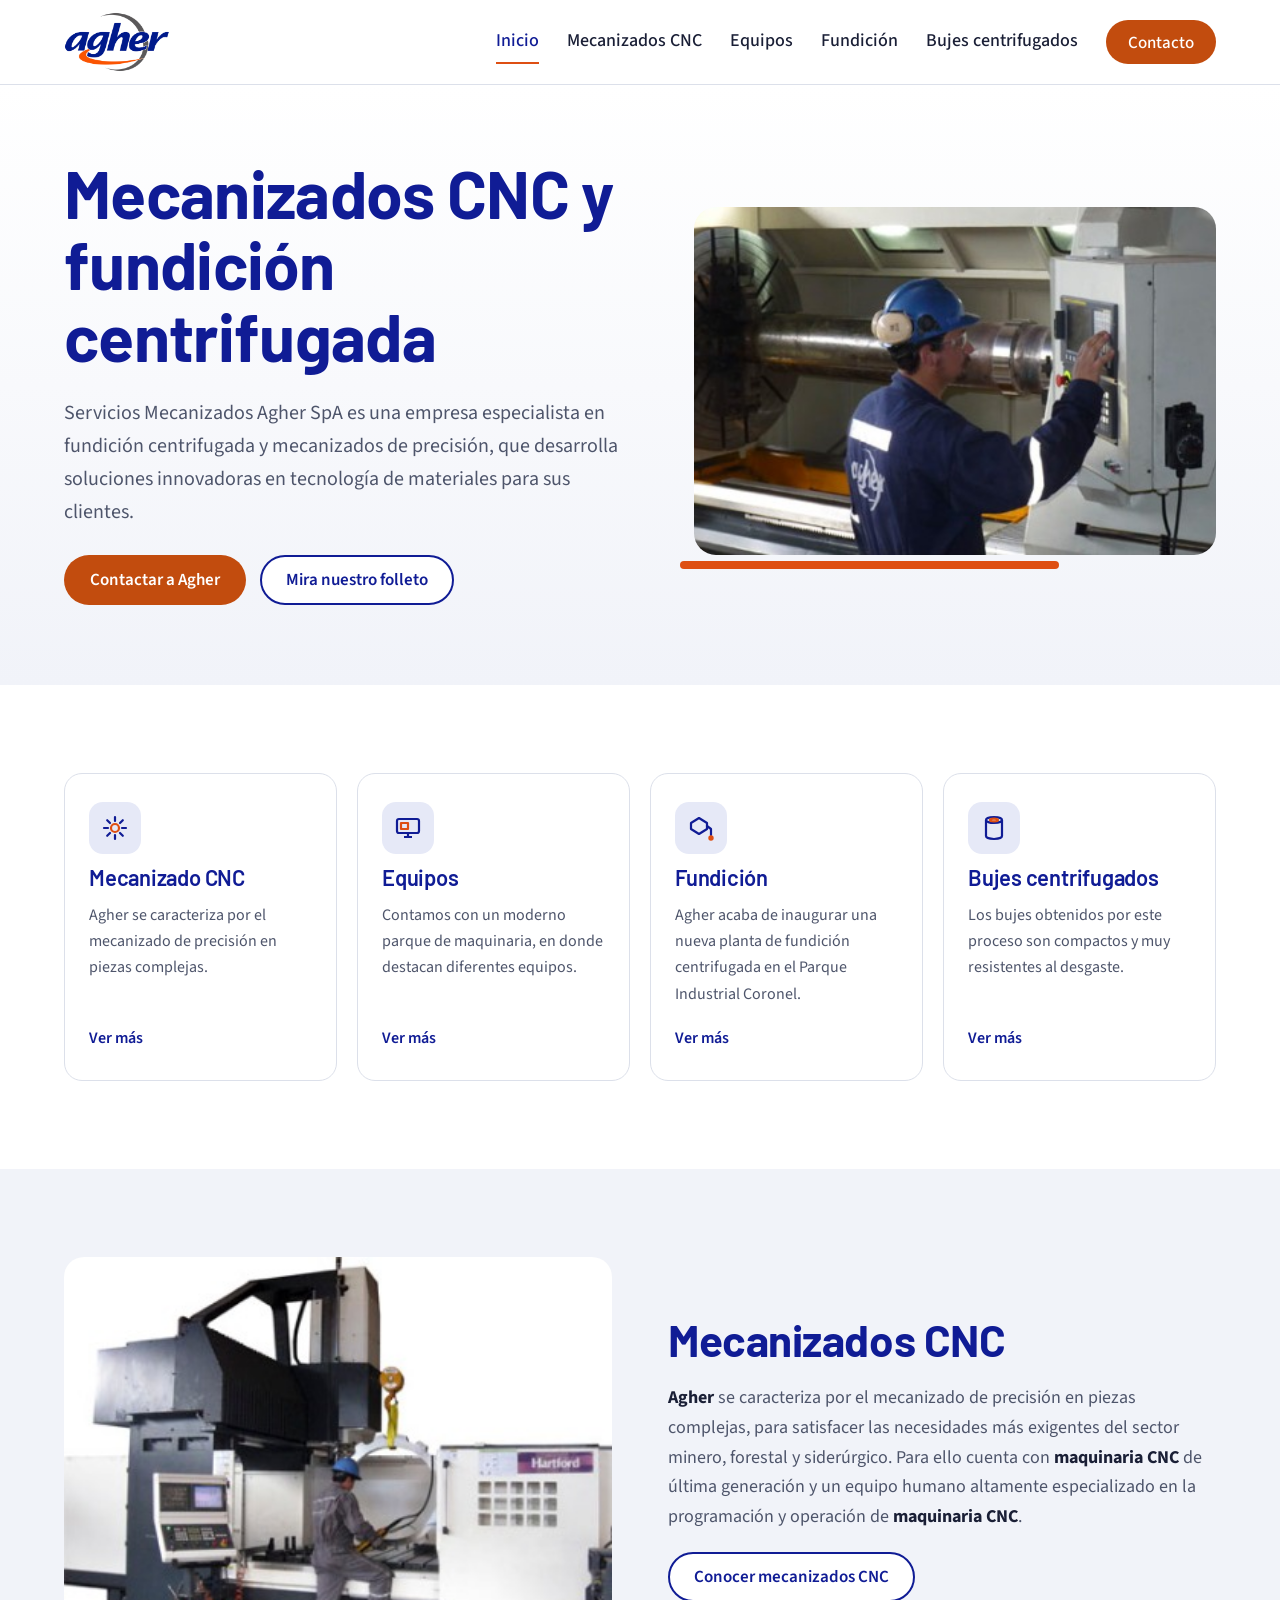
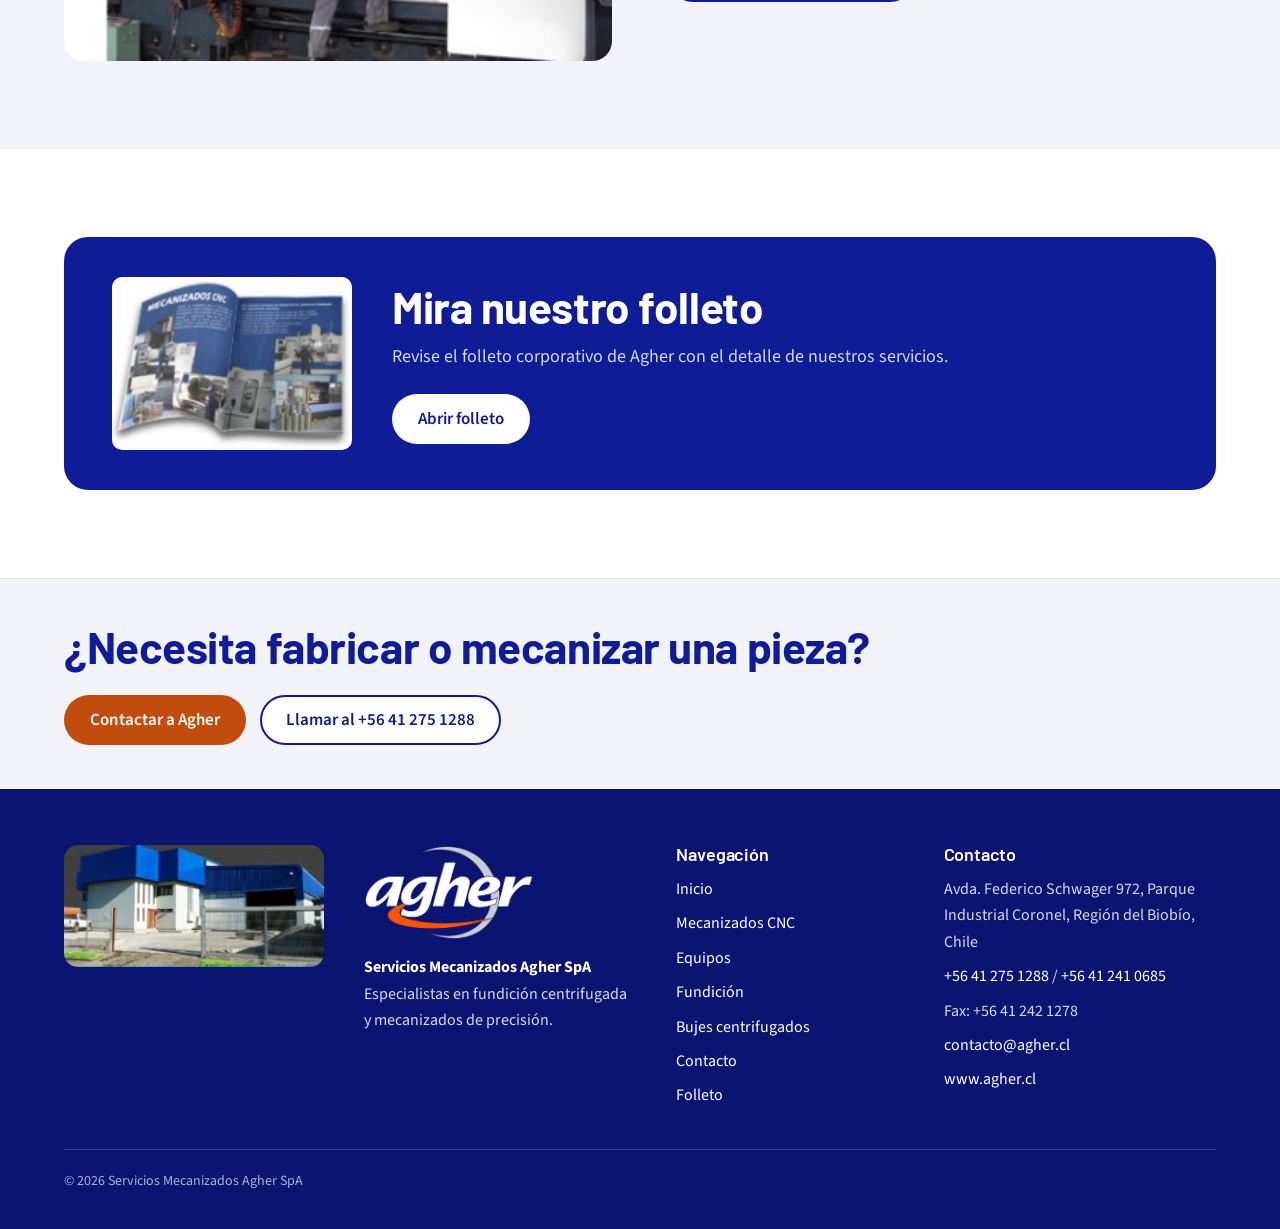
<file: index.html>
<!doctype html>
<html lang="es">
<head>
<meta charset="utf-8">
<meta name="viewport" content="width=device-width, initial-scale=1">
<title>Agher | Mecanizados CNC y fundición centrifugada</title>
<meta name="description" content="Servicios Mecanizados Agher SpA: fundición centrifugada, bujes centrifugados y mecanizados CNC de precisión en Coronel, Región del Biobío.">
<link rel="icon" href="logo-agher.png" type="image/png">
<link rel="preconnect" href="https://fonts.googleapis.com">
<link rel="preconnect" href="https://fonts.gstatic.com" crossorigin>
<link href="https://fonts.googleapis.com/css2?family=Barlow:wght@600;700&family=Source+Sans+3:wght@400;500;600&display=swap" rel="stylesheet">
<link rel="stylesheet" href="estilos.css">
</head>
<body>
<header class="cabecera"><div class="contenedor">
<a class="marca" href="index.html" aria-label="Agher, ir al inicio"><img src="logo-agher.png" alt="" width="720" height="405"></a>
<button class="menu-toggle" type="button" aria-label="Abrir menú" aria-expanded="false" aria-controls="menu"><svg width="22" height="22" viewBox="0 0 22 22" fill="none" stroke="#101C95" stroke-width="2.2" stroke-linecap="round" aria-hidden="true"><path d="M3 6h16M3 11h16M3 16h16"/></svg></button>
<nav id="menu" class="menu" aria-label="Principal"><a href="index.html" aria-current="page">Inicio</a><a href="mecanizados.html">Mecanizados CNC</a><a href="equipos.html">Equipos</a><a href="fundicion.html">Fundición</a><a href="bujes.html">Bujes centrifugados</a><a class="boton boton-primario" href="contacto.html">Contacto</a></nav>
</div></header>
<main>
<section class="portada"><div class="contenedor">
<div class="portada-texto">
<h1>Mecanizados CNC y fundición centrifugada</h1>
<p>Servicios Mecanizados Agher SpA es una empresa especialista en fundición centrifugada y mecanizados de precisión, que desarrolla soluciones innovadoras en tecnología de materiales para sus clientes.</p>
<div class="acciones"><a class="boton boton-primario" href="contacto.html">Contactar a Agher</a><a class="boton boton-secundario" href="https://www.agher.cl/folleto/index/index.html">Mira nuestro folleto</a></div>
</div>
<figure class="portada-foto"><img src="img/torno-cnc-1400.jpg" alt="Operario de Agher programando un torno CNC de gran volteo"></figure>
</div></section>
<section class="seccion"><div class="contenedor">
<div class="servicios4">
<a class="tarjeta" href="mecanizados.html"><span class="icono"><svg width="28" height="28" viewBox="0 0 28 28" fill="none" stroke="#101C95" stroke-width="2.2" stroke-linecap="round" aria-hidden="true"><circle cx="14" cy="14" r="4" stroke="#DE4F13"/><path d="M14 3v4M14 21v4M3 14h4M21 14h4M6.2 6.2l2.8 2.8M19 19l2.8 2.8M6.2 21.8L9 19M19 9l2.8-2.8"/></svg></span><h3>Mecanizado CNC</h3><p>Agher se caracteriza por el mecanizado de precisión en piezas complejas.</p><span class="mas">Ver más</span></a>
<a class="tarjeta" href="equipos.html"><span class="icono"><svg width="28" height="28" viewBox="0 0 28 28" fill="none" stroke="#101C95" stroke-width="2.2" stroke-linejoin="round" aria-hidden="true"><rect x="3" y="5" width="22" height="14" rx="2"/><path d="M10 23h8M14 19v4"/><rect x="7" y="9" width="7" height="6" stroke="#DE4F13"/></svg></span><h3>Equipos</h3><p>Contamos con un moderno parque de maquinaria, en donde destacan diferentes equipos.</p><span class="mas">Ver más</span></a>
<a class="tarjeta" href="fundicion.html"><span class="icono"><svg width="28" height="28" viewBox="0 0 28 28" fill="none" stroke="#101C95" stroke-width="2.2" stroke-linecap="round" stroke-linejoin="round" aria-hidden="true"><path d="M4 9l8-5 8 5v6l-8 5-8-5z"/><path d="M20 12l4 3v6"/><circle cx="24" cy="24" r="1.6" fill="#DE4F13" stroke="#DE4F13"/></svg></span><h3>Fundición</h3><p>Agher acaba de inaugurar una nueva planta de fundición centrifugada en el Parque Industrial Coronel.</p><span class="mas">Ver más</span></a>
<a class="tarjeta" href="bujes.html"><span class="icono"><svg width="28" height="28" viewBox="0 0 28 28" fill="none" stroke="#101C95" stroke-width="2.2" aria-hidden="true"><ellipse cx="14" cy="6" rx="8" ry="3"/><path d="M6 6v16c0 1.7 3.6 3 8 3s8-1.3 8-3V6"/><ellipse cx="14" cy="6" rx="4" ry="1.4" stroke="#DE4F13"/></svg></span><h3>Bujes centrifugados</h3><p>Los bujes obtenidos por este proceso son compactos y muy resistentes al desgaste.</p><span class="mas">Ver más</span></a>
</div></div></section>
<section class="seccion seccion-niebla"><div class="contenedor destacado">
<img src="img/cnc-doble-columna.jpg" alt="Operario de Agher en un centro de mecanizado CNC de doble columna">
<div class="texto"><h2>Mecanizados CNC</h2><p><strong>Agher</strong> se caracteriza por el mecanizado de precisión en piezas complejas, para satisfacer las necesidades más exigentes del sector minero, forestal y siderúrgico. Para ello cuenta con <strong>maquinaria CNC</strong> de última generación y un equipo humano altamente especializado en la programación y operación de <strong>maquinaria CNC</strong>.</p><a class="boton boton-secundario" href="mecanizados.html" style="align-self:flex-start">Conocer mecanizados CNC</a></div>
</div></section>
<section class="seccion"><div class="contenedor">
<div class="folleto-bloque"><img src="img/folleto.jpg" alt="Folleto corporativo de Agher abierto en la sección Mecanizados CNC">
<div><h2>Mira nuestro folleto</h2><p>Revise el folleto corporativo de Agher con el detalle de nuestros servicios.</p><a class="boton" href="https://www.agher.cl/folleto/index/index.html">Abrir folleto</a></div></div>
</div></section>
<section class="cta-banda"><div class="contenedor"><h2>¿Necesita fabricar o mecanizar una pieza?</h2><div class="acciones"><a class="boton boton-primario" href="contacto.html">Contactar a Agher</a><a class="boton boton-secundario" href="tel:+56412751288">Llamar al +56 41 275 1288</a></div></div></section>
</main>
<footer class="pie"><div class="contenedor">
<img class="edificio" src="img/planta-edificio.jpg" alt="Edificio de Agher en el Parque Industrial Coronel">
<div><img class="logo-pie" src="logo-agher-blanco.png" alt="Agher" width="720" height="405"><p style="margin-top:14px"><strong style="color:#fff">Servicios Mecanizados Agher SpA</strong><br>Especialistas en fundición centrifugada y mecanizados de precisión.</p></div>
<div><h3>Navegación</h3><ul><li><a href="index.html">Inicio</a></li><li><a href="mecanizados.html">Mecanizados CNC</a></li><li><a href="equipos.html">Equipos</a></li><li><a href="fundicion.html">Fundición</a></li><li><a href="bujes.html">Bujes centrifugados</a></li><li><a href="contacto.html">Contacto</a></li><li><a href="https://www.agher.cl/folleto/index/index.html">Folleto</a></li></ul></div>
<div><h3>Contacto</h3><ul><li>Avda. Federico Schwager 972, Parque Industrial Coronel, Región del Biobío, Chile</li><li><a href="tel:+56412751288">+56 41 275 1288</a> / <a href="tel:+56412410685">+56 41 241 0685</a></li><li>Fax: +56 41 242 1278</li><li><a href="mailto:contacto@agher.cl">contacto@agher.cl</a></li><li><a href="https://www.agher.cl">www.agher.cl</a></li></ul></div>
<p class="copy">© 2026 Servicios Mecanizados Agher SpA</p>
</div></footer>
<script>
(function(){var b=document.querySelector('.menu-toggle'),m=document.getElementById('menu');
b.addEventListener('click',function(){var o=m.classList.toggle('abierto');b.setAttribute('aria-expanded',o);b.setAttribute('aria-label',o?'Cerrar menú':'Abrir menú');});
var f=document.getElementById('formulario');if(f){f.addEventListener('submit',function(e){e.preventDefault();var a=document.getElementById('aviso');
var n=document.getElementById('nombre'),c=document.getElementById('correo');
a.textContent=(!n.value.trim()||c.value.indexOf('@')<0)?'Ingrese su nombre y un correo válido para enviar el mensaje.':'Versión de demostración: en el sitio final este mensaje llegará a contacto@agher.cl.';a.hidden=false;});}
})();
</script>
</body>
</html>
</file>
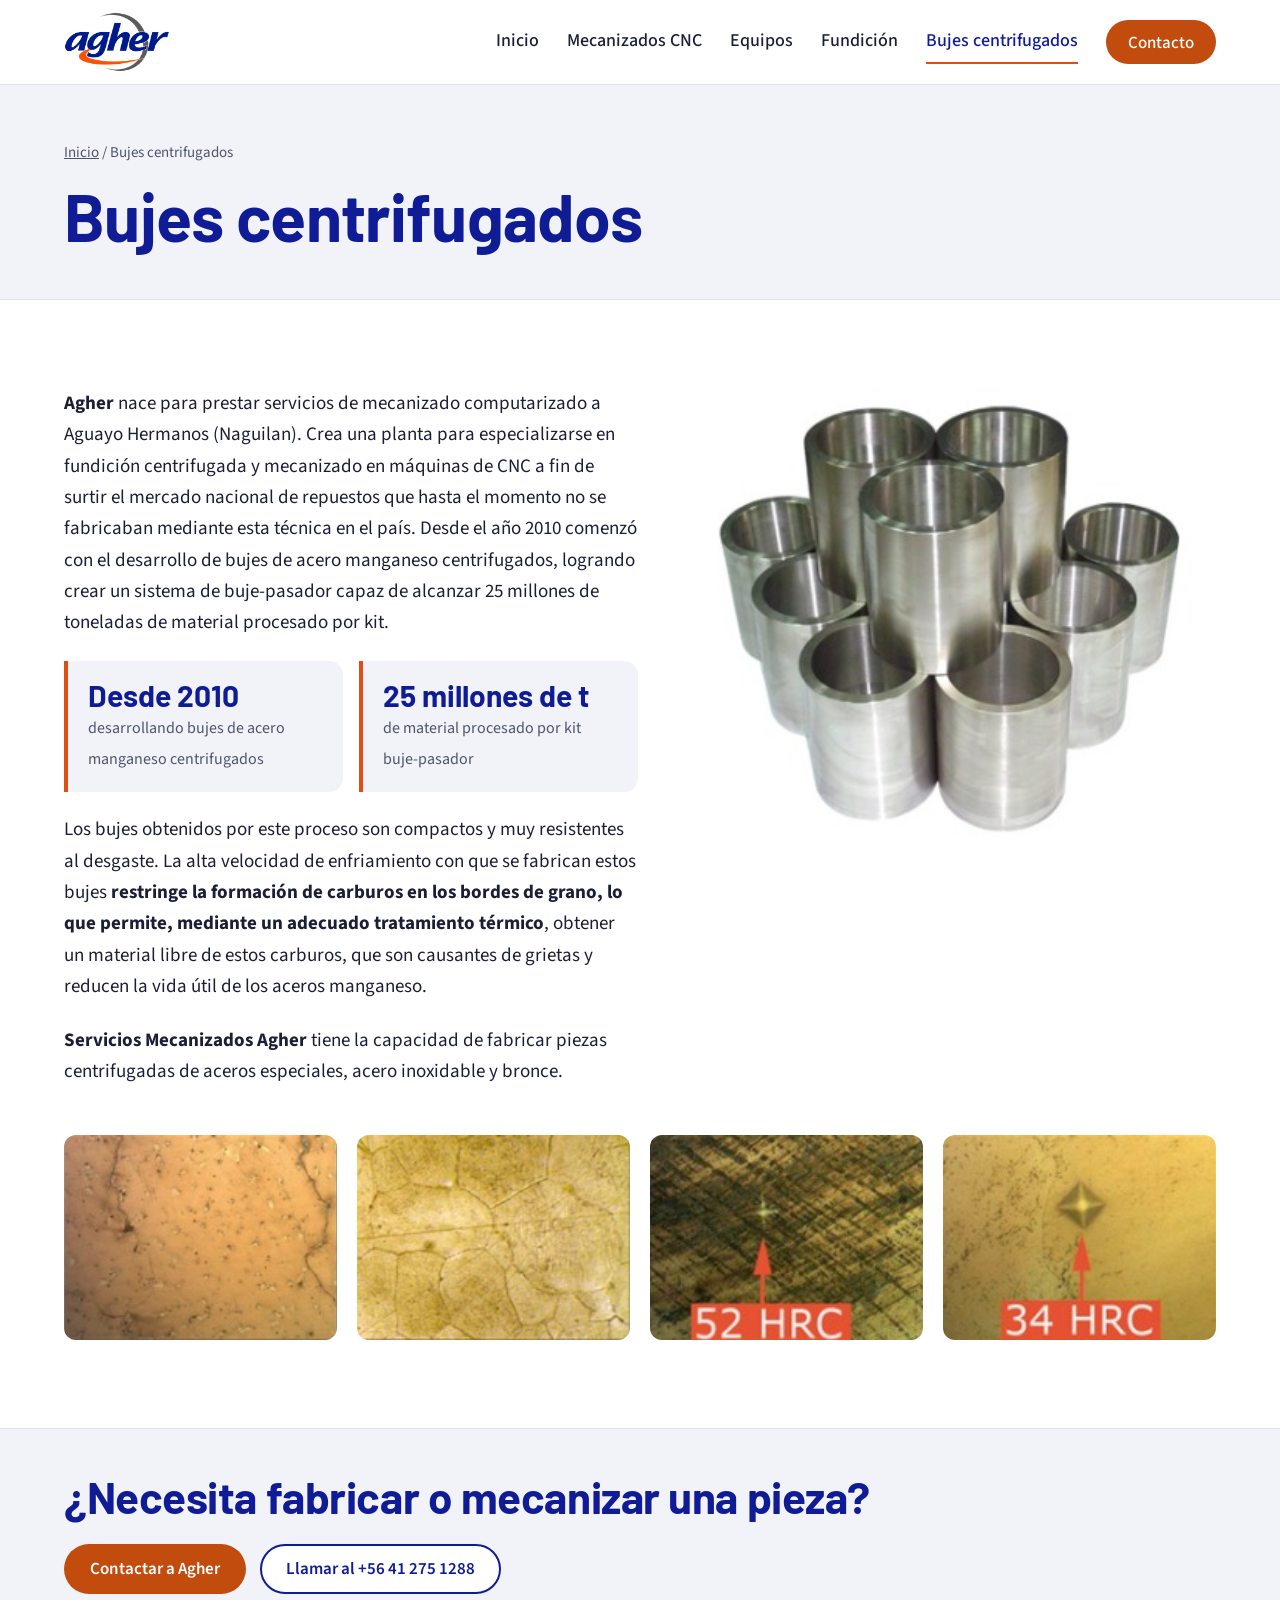
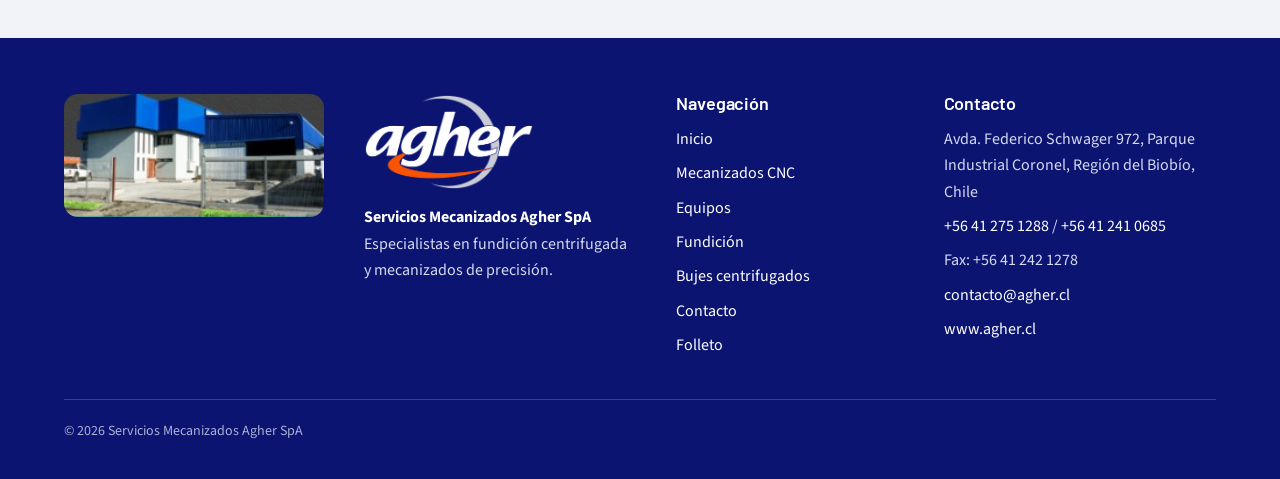
<file: bujes.html>
<!doctype html>
<html lang="es">
<head>
<meta charset="utf-8">
<meta name="viewport" content="width=device-width, initial-scale=1">
<title>Bujes centrifugados | Agher</title>
<meta name="description" content="Bujes de acero manganeso centrifugados, compactos y muy resistentes al desgaste.">
<link rel="icon" href="logo-agher.png" type="image/png">
<link rel="preconnect" href="https://fonts.googleapis.com">
<link rel="preconnect" href="https://fonts.gstatic.com" crossorigin>
<link href="https://fonts.googleapis.com/css2?family=Barlow:wght@600;700&family=Source+Sans+3:wght@400;500;600&display=swap" rel="stylesheet">
<link rel="stylesheet" href="estilos.css">
</head>
<body>
<header class="cabecera"><div class="contenedor">
<a class="marca" href="index.html" aria-label="Agher, ir al inicio"><img src="logo-agher.png" alt="" width="720" height="405"></a>
<button class="menu-toggle" type="button" aria-label="Abrir menú" aria-expanded="false" aria-controls="menu"><svg width="22" height="22" viewBox="0 0 22 22" fill="none" stroke="#101C95" stroke-width="2.2" stroke-linecap="round" aria-hidden="true"><path d="M3 6h16M3 11h16M3 16h16"/></svg></button>
<nav id="menu" class="menu" aria-label="Principal"><a href="index.html">Inicio</a><a href="mecanizados.html">Mecanizados CNC</a><a href="equipos.html">Equipos</a><a href="fundicion.html">Fundición</a><a href="bujes.html" aria-current="page">Bujes centrifugados</a><a class="boton boton-primario" href="contacto.html">Contacto</a></nav>
</div></header>
<main>
<section class="cabecera-pagina"><div class="contenedor"><p class="migas"><a href="index.html">Inicio</a> / Bujes centrifugados</p><h1>Bujes centrifugados</h1></div></section><section class="seccion"><div class="contenedor">
<div class="detalle"><div class="texto">
<p><strong>Agher</strong> nace para prestar servicios de mecanizado computarizado a Aguayo Hermanos (Naguilan). Crea una planta para especializarse en fundición centrifugada y mecanizado en máquinas de CNC a fin de surtir el mercado nacional de repuestos que hasta el momento no se fabricaban mediante esta técnica en el país. Desde el año 2010 comenzó con el desarrollo de bujes de acero manganeso centrifugados, logrando crear un sistema de buje-pasador capaz de alcanzar 25 millones de toneladas de material procesado por kit.</p>
<div class="cifras"><div class="cifra"><b>Desde 2010</b><span>desarrollando bujes de acero manganeso centrifugados</span></div><div class="cifra"><b>25 millones de t</b><span>de material procesado por kit buje-pasador</span></div></div>
<p>Los bujes obtenidos por este proceso son compactos y muy resistentes al desgaste. La alta velocidad de enfriamiento con que se fabrican estos bujes <strong>restringe la formación de carburos en los bordes de grano, lo que permite, mediante un adecuado tratamiento térmico</strong>, obtener un material libre de estos carburos, que son causantes de grietas y reducen la vida útil de los aceros manganeso.</p>
<p><strong>Servicios Mecanizados Agher</strong> tiene la capacidad de fabricar piezas centrifugadas de aceros especiales, acero inoxidable y bronce.</p>
</div>
<figure class="foto" style="margin:0;border:0"><img src="img/bujes.jpg" alt="Bujes de acero centrifugados y mecanizados por Agher"></figure></div>
<div class="micros">
<img src="img/micro-1.jpg" alt="Micrografía de acero manganeso, muestra 1">
<img src="img/micro-2.jpg" alt="Micrografía de acero manganeso, muestra 2">
<img src="img/micro-3.jpg" alt="Micrografía con medición de dureza de 52 HRC">
<img src="img/micro-4.jpg" alt="Micrografía con medición de dureza de 34 HRC">
</div>
</div></section>
<section class="cta-banda"><div class="contenedor"><h2>¿Necesita fabricar o mecanizar una pieza?</h2><div class="acciones"><a class="boton boton-primario" href="contacto.html">Contactar a Agher</a><a class="boton boton-secundario" href="tel:+56412751288">Llamar al +56 41 275 1288</a></div></div></section>
</main>
<footer class="pie"><div class="contenedor">
<img class="edificio" src="img/planta-edificio.jpg" alt="Edificio de Agher en el Parque Industrial Coronel">
<div><img class="logo-pie" src="logo-agher-blanco.png" alt="Agher" width="720" height="405"><p style="margin-top:14px"><strong style="color:#fff">Servicios Mecanizados Agher SpA</strong><br>Especialistas en fundición centrifugada y mecanizados de precisión.</p></div>
<div><h3>Navegación</h3><ul><li><a href="index.html">Inicio</a></li><li><a href="mecanizados.html">Mecanizados CNC</a></li><li><a href="equipos.html">Equipos</a></li><li><a href="fundicion.html">Fundición</a></li><li><a href="bujes.html">Bujes centrifugados</a></li><li><a href="contacto.html">Contacto</a></li><li><a href="https://www.agher.cl/folleto/index/index.html">Folleto</a></li></ul></div>
<div><h3>Contacto</h3><ul><li>Avda. Federico Schwager 972, Parque Industrial Coronel, Región del Biobío, Chile</li><li><a href="tel:+56412751288">+56 41 275 1288</a> / <a href="tel:+56412410685">+56 41 241 0685</a></li><li>Fax: +56 41 242 1278</li><li><a href="mailto:contacto@agher.cl">contacto@agher.cl</a></li><li><a href="https://www.agher.cl">www.agher.cl</a></li></ul></div>
<p class="copy">© 2026 Servicios Mecanizados Agher SpA</p>
</div></footer>
<script>
(function(){var b=document.querySelector('.menu-toggle'),m=document.getElementById('menu');
b.addEventListener('click',function(){var o=m.classList.toggle('abierto');b.setAttribute('aria-expanded',o);b.setAttribute('aria-label',o?'Cerrar menú':'Abrir menú');});
var f=document.getElementById('formulario');if(f){f.addEventListener('submit',function(e){e.preventDefault();var a=document.getElementById('aviso');
var n=document.getElementById('nombre'),c=document.getElementById('correo');
a.textContent=(!n.value.trim()||c.value.indexOf('@')<0)?'Ingrese su nombre y un correo válido para enviar el mensaje.':'Versión de demostración: en el sitio final este mensaje llegará a contacto@agher.cl.';a.hidden=false;});}
})();
</script>
</body>
</html>
</file>
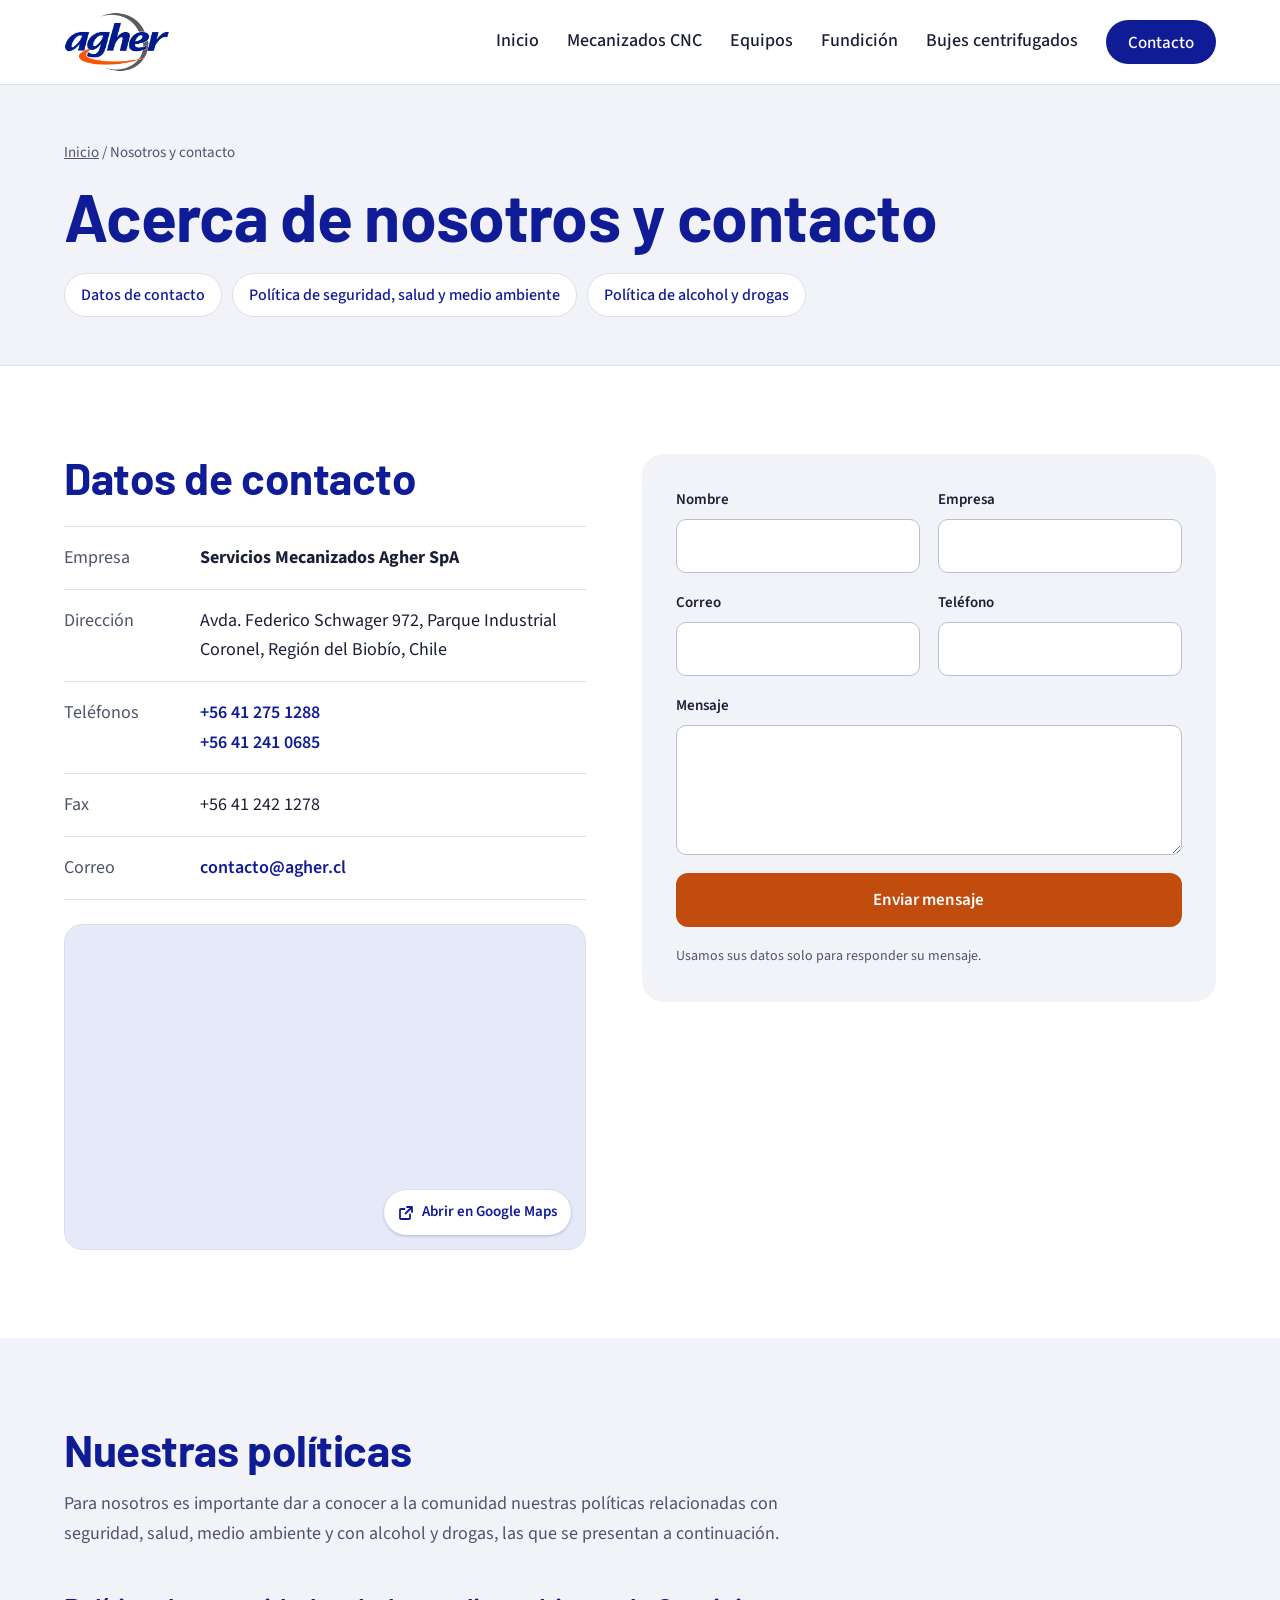
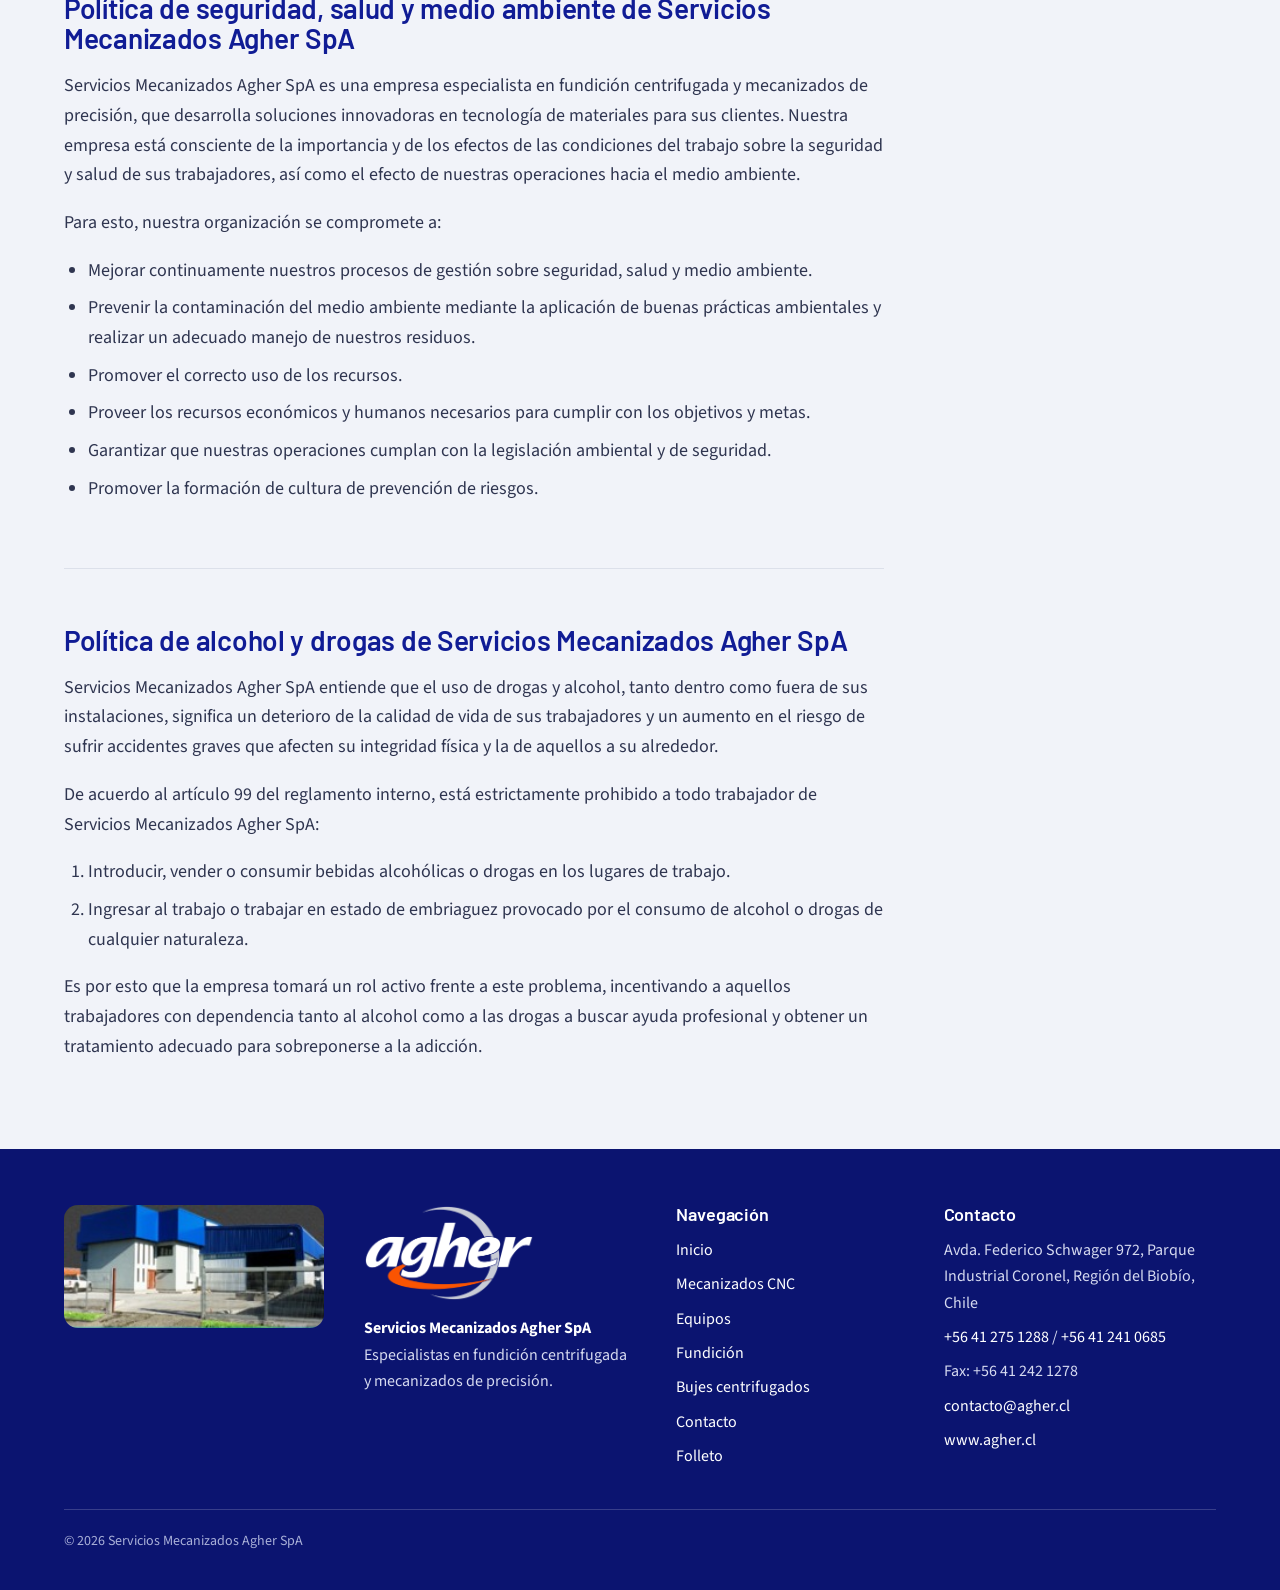
<file: contacto.html>
<!doctype html>
<html lang="es">
<head>
<meta charset="utf-8">
<meta name="viewport" content="width=device-width, initial-scale=1">
<title>Acerca de nosotros y contacto | Agher</title>
<meta name="description" content="Datos de contacto y políticas de Servicios Mecanizados Agher SpA, Parque Industrial Coronel.">
<link rel="icon" href="logo-agher.png" type="image/png">
<link rel="preconnect" href="https://fonts.googleapis.com">
<link rel="preconnect" href="https://fonts.gstatic.com" crossorigin>
<link href="https://fonts.googleapis.com/css2?family=Barlow:wght@600;700&family=Source+Sans+3:wght@400;500;600&display=swap" rel="stylesheet">
<link rel="stylesheet" href="estilos.css">
</head>
<body>
<header class="cabecera"><div class="contenedor">
<a class="marca" href="index.html" aria-label="Agher, ir al inicio"><img src="logo-agher.png" alt="" width="720" height="405"></a>
<button class="menu-toggle" type="button" aria-label="Abrir menú" aria-expanded="false" aria-controls="menu"><svg width="22" height="22" viewBox="0 0 22 22" fill="none" stroke="#101C95" stroke-width="2.2" stroke-linecap="round" aria-hidden="true"><path d="M3 6h16M3 11h16M3 16h16"/></svg></button>
<nav id="menu" class="menu" aria-label="Principal"><a href="index.html">Inicio</a><a href="mecanizados.html">Mecanizados CNC</a><a href="equipos.html">Equipos</a><a href="fundicion.html">Fundición</a><a href="bujes.html">Bujes centrifugados</a><a class="boton boton-primario" href="contacto.html" aria-current="page">Contacto</a></nav>
</div></header>
<main>
<section class="cabecera-pagina"><div class="contenedor"><p class="migas"><a href="index.html">Inicio</a> / Nosotros y contacto</p><h1>Acerca de nosotros y contacto</h1><nav class="subnav" aria-label="En esta página"><a href="#datos">Datos de contacto</a><a href="#seguridad">Política de seguridad, salud y medio ambiente</a><a href="#alcohol-drogas">Política de alcohol y drogas</a></nav></div></section><section class="seccion" id="datos"><div class="contenedor contacto">
<div style="display:flex;flex-direction:column;gap:24px">
<h2>Datos de contacto</h2>
<ul class="datos">
<li><span>Empresa</span><strong>Servicios Mecanizados Agher SpA</strong></li>
<li><span>Dirección</span><span style="color:var(--tinta)">Avda. Federico Schwager 972, Parque Industrial Coronel, Región del Biobío, Chile</span></li>
<li><span>Teléfonos</span><span><a href="tel:+56412751288">+56 41 275 1288</a><br><a href="tel:+56412410685">+56 41 241 0685</a></span></li>
<li><span>Fax</span><span style="color:var(--tinta)">+56 41 242 1278</span></li>
<li><span>Correo</span><a href="mailto:contacto@agher.cl">contacto@agher.cl</a></li>
</ul>
<div class="mapa">
<iframe title="Mapa de referencia: Avda. Federico Schwager 972, Parque Industrial Coronel" src="https://www.openstreetmap.org/export/embed.html?bbox=-73.1745%2C-36.9725%2C-73.1575%2C-36.9625&amp;layer=mapnik&amp;marker=-36.967568%2C-73.165979" loading="lazy" tabindex="-1" aria-hidden="true"></iframe>
<a class="mapa-enlace" href="https://www.google.com/maps/search/?api=1&query=Avenida+Federico+Schwager+972+Coronel+Chile" target="_blank" rel="noopener" aria-label="Abrir la dirección de Agher en Google Maps (se abre en una pestaña nueva)"><span class="mapa-chip"><svg width="16" height="16" viewBox="0 0 16 16" fill="none" stroke="currentColor" stroke-width="1.8" stroke-linecap="round" stroke-linejoin="round" aria-hidden="true"><path d="M9 2h5v5M14 2L7.5 8.5M12 9.5V13a1 1 0 0 1-1 1H3a1 1 0 0 1-1-1V5a1 1 0 0 1 1-1h3.5"/></svg>Abrir en Google Maps</span></a>
</div>
</div>
<form id="formulario" aria-label="Formulario de contacto" novalidate>
<div class="campo"><label for="nombre">Nombre</label><input id="nombre" name="nombre" autocomplete="name"></div>
<div class="campo"><label for="empresa">Empresa</label><input id="empresa" name="empresa" autocomplete="organization"></div>
<div class="campo"><label for="correo">Correo</label><input id="correo" name="correo" type="email" autocomplete="email"></div>
<div class="campo"><label for="telefono">Teléfono</label><input id="telefono" name="telefono" type="tel" autocomplete="tel"></div>
<div class="campo ancho"><label for="mensaje">Mensaje</label><textarea id="mensaje" name="mensaje"></textarea></div>
<button class="boton boton-primario" type="submit">Enviar mensaje</button>
<p class="aviso" id="aviso" role="status" hidden></p>
<p class="nota">Usamos sus datos solo para responder su mensaje.</p>
</form>
</div></section>
<section class="seccion seccion-niebla"><div class="contenedor">
<div class="titular"><h2>Nuestras políticas</h2><p>Para nosotros es importante dar a conocer a la comunidad nuestras políticas relacionadas con seguridad, salud, medio ambiente y con alcohol y drogas, las que se presentan a continuación.</p></div>
<article class="politica" id="seguridad"><h3 style="font-size:28px">Política de seguridad, salud y medio ambiente de Servicios Mecanizados Agher SpA</h3>
<p>Servicios Mecanizados Agher SpA es una empresa especialista en fundición centrifugada y mecanizados de precisión, que desarrolla soluciones innovadoras en tecnología de materiales para sus clientes. Nuestra empresa está consciente de la importancia y de los efectos de las condiciones del trabajo sobre la seguridad y salud de sus trabajadores, así como el efecto de nuestras operaciones hacia el medio ambiente.</p>
<p>Para esto, nuestra organización se compromete a:</p>
<ul><li>Mejorar continuamente nuestros procesos de gestión sobre seguridad, salud y medio ambiente.</li><li>Prevenir la contaminación del medio ambiente mediante la aplicación de buenas prácticas ambientales y realizar un adecuado manejo de nuestros residuos.</li><li>Promover el correcto uso de los recursos.</li><li>Proveer los recursos económicos y humanos necesarios para cumplir con los objetivos y metas.</li><li>Garantizar que nuestras operaciones cumplan con la legislación ambiental y de seguridad.</li><li>Promover la formación de cultura de prevención de riesgos.</li></ul>
</article>
<article class="politica" id="alcohol-drogas"><h3 style="font-size:28px">Política de alcohol y drogas de Servicios Mecanizados Agher SpA</h3>
<p>Servicios Mecanizados Agher SpA entiende que el uso de drogas y alcohol, tanto dentro como fuera de sus instalaciones, significa un deterioro de la calidad de vida de sus trabajadores y un aumento en el riesgo de sufrir accidentes graves que afecten su integridad física y la de aquellos a su alrededor.</p>
<p>De acuerdo al artículo 99 del reglamento interno, está estrictamente prohibido a todo trabajador de Servicios Mecanizados Agher SpA:</p>
<ol><li>Introducir, vender o consumir bebidas alcohólicas o drogas en los lugares de trabajo.</li><li>Ingresar al trabajo o trabajar en estado de embriaguez provocado por el consumo de alcohol o drogas de cualquier naturaleza.</li></ol>
<p>Es por esto que la empresa tomará un rol activo frente a este problema, incentivando a aquellos trabajadores con dependencia tanto al alcohol como a las drogas a buscar ayuda profesional y obtener un tratamiento adecuado para sobreponerse a la adicción.</p>
</article>
</div></section>
</main>
<footer class="pie"><div class="contenedor">
<img class="edificio" src="img/planta-edificio.jpg" alt="Edificio de Agher en el Parque Industrial Coronel">
<div><img class="logo-pie" src="logo-agher-blanco.png" alt="Agher" width="720" height="405"><p style="margin-top:14px"><strong style="color:#fff">Servicios Mecanizados Agher SpA</strong><br>Especialistas en fundición centrifugada y mecanizados de precisión.</p></div>
<div><h3>Navegación</h3><ul><li><a href="index.html">Inicio</a></li><li><a href="mecanizados.html">Mecanizados CNC</a></li><li><a href="equipos.html">Equipos</a></li><li><a href="fundicion.html">Fundición</a></li><li><a href="bujes.html">Bujes centrifugados</a></li><li><a href="contacto.html">Contacto</a></li><li><a href="https://www.agher.cl/folleto/index/index.html">Folleto</a></li></ul></div>
<div><h3>Contacto</h3><ul><li>Avda. Federico Schwager 972, Parque Industrial Coronel, Región del Biobío, Chile</li><li><a href="tel:+56412751288">+56 41 275 1288</a> / <a href="tel:+56412410685">+56 41 241 0685</a></li><li>Fax: +56 41 242 1278</li><li><a href="mailto:contacto@agher.cl">contacto@agher.cl</a></li><li><a href="https://www.agher.cl">www.agher.cl</a></li></ul></div>
<p class="copy">© 2026 Servicios Mecanizados Agher SpA</p>
</div></footer>
<script>
(function(){var b=document.querySelector('.menu-toggle'),m=document.getElementById('menu');
b.addEventListener('click',function(){var o=m.classList.toggle('abierto');b.setAttribute('aria-expanded',o);b.setAttribute('aria-label',o?'Cerrar menú':'Abrir menú');});
var f=document.getElementById('formulario');if(f){f.addEventListener('submit',function(e){e.preventDefault();var a=document.getElementById('aviso');
var n=document.getElementById('nombre'),c=document.getElementById('correo');
a.textContent=(!n.value.trim()||c.value.indexOf('@')<0)?'Ingrese su nombre y un correo válido para enviar el mensaje.':'Versión de demostración: en el sitio final este mensaje llegará a contacto@agher.cl.';a.hidden=false;});}
})();
</script>
</body>
</html>
</file>
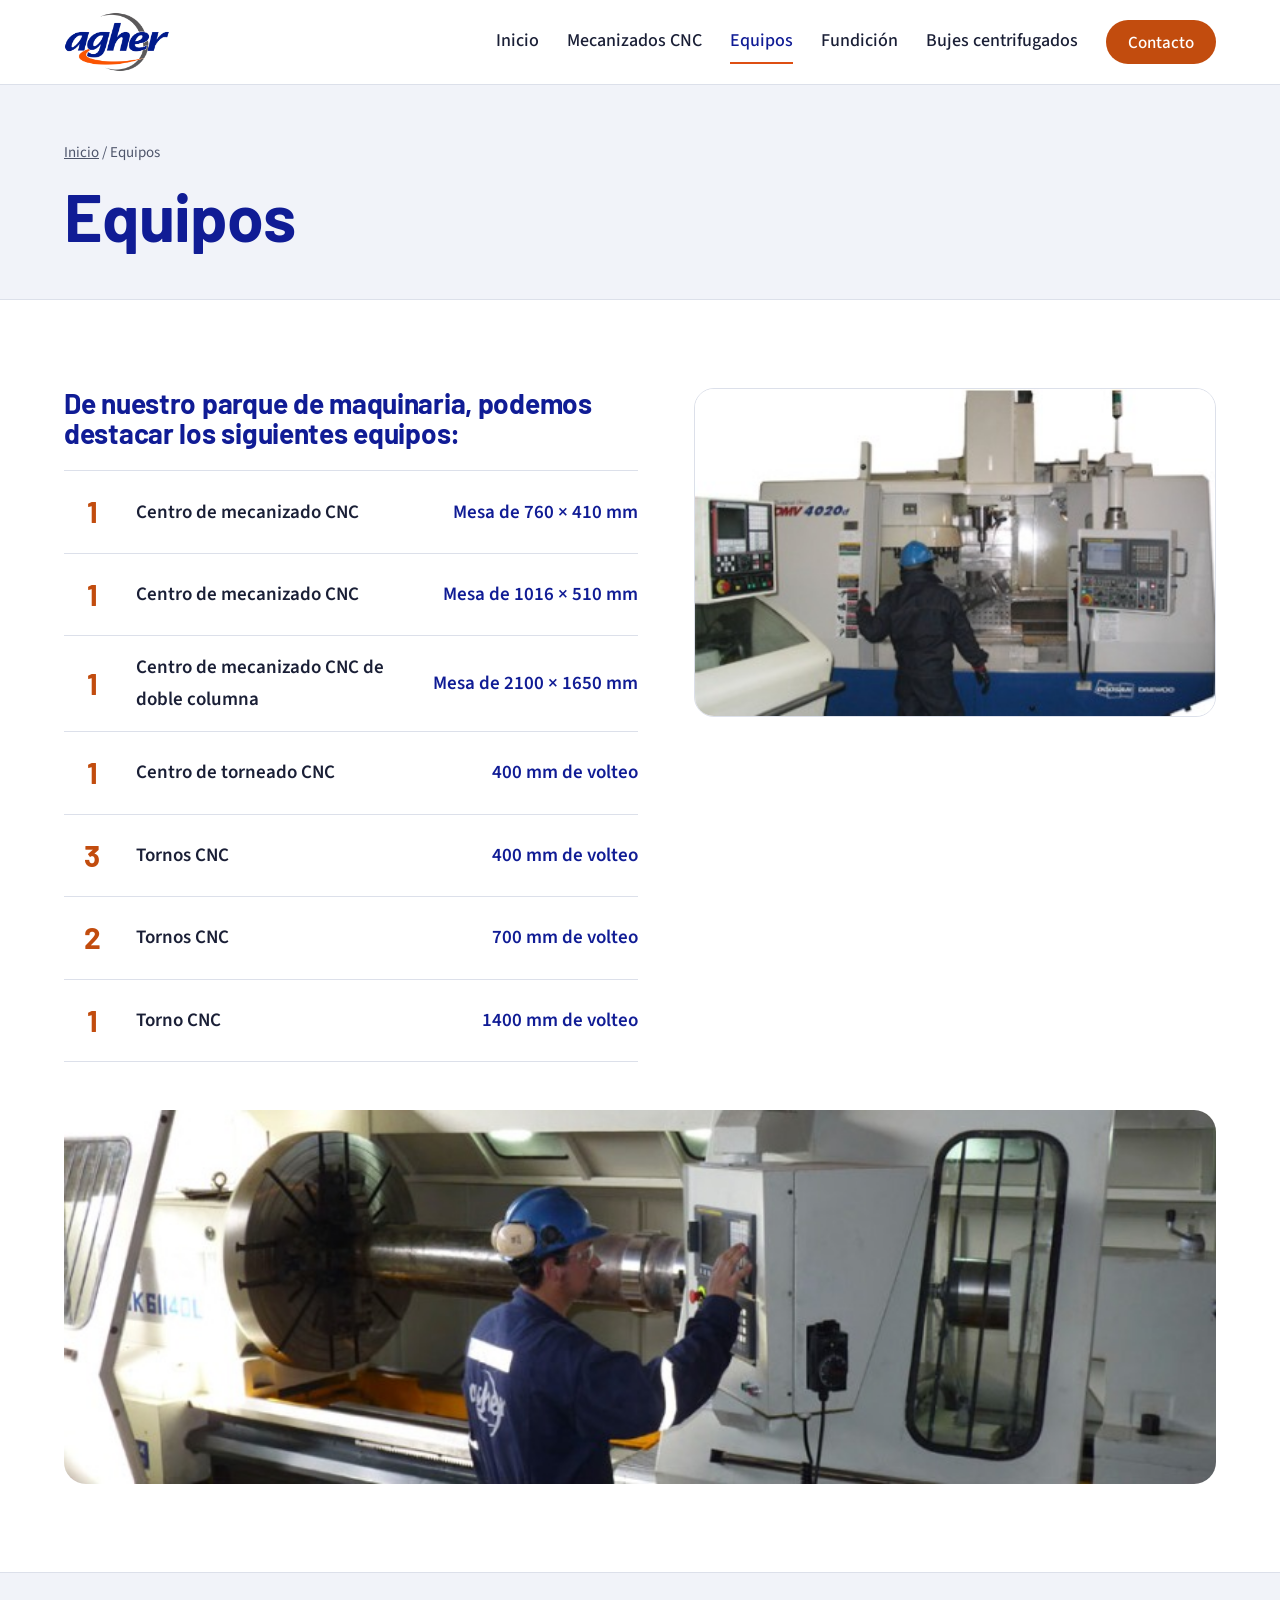
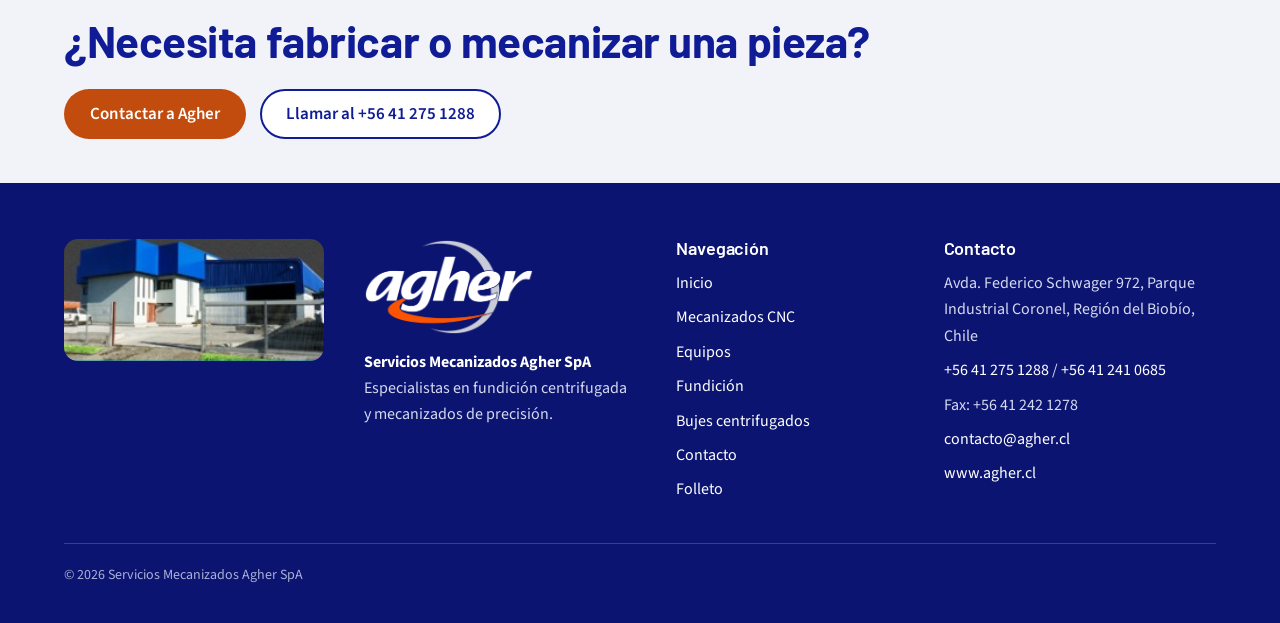
<file: equipos.html>
<!doctype html>
<html lang="es">
<head>
<meta charset="utf-8">
<meta name="viewport" content="width=device-width, initial-scale=1">
<title>Equipos | Agher</title>
<meta name="description" content="Parque de maquinaria de Agher: centros de mecanizado CNC, centro de torneado y tornos CNC de hasta 1400 mm de volteo.">
<link rel="icon" href="logo-agher.png" type="image/png">
<link rel="preconnect" href="https://fonts.googleapis.com">
<link rel="preconnect" href="https://fonts.gstatic.com" crossorigin>
<link href="https://fonts.googleapis.com/css2?family=Barlow:wght@600;700&family=Source+Sans+3:wght@400;500;600&display=swap" rel="stylesheet">
<link rel="stylesheet" href="estilos.css">
</head>
<body>
<header class="cabecera"><div class="contenedor">
<a class="marca" href="index.html" aria-label="Agher, ir al inicio"><img src="logo-agher.png" alt="" width="720" height="405"></a>
<button class="menu-toggle" type="button" aria-label="Abrir menú" aria-expanded="false" aria-controls="menu"><svg width="22" height="22" viewBox="0 0 22 22" fill="none" stroke="#101C95" stroke-width="2.2" stroke-linecap="round" aria-hidden="true"><path d="M3 6h16M3 11h16M3 16h16"/></svg></button>
<nav id="menu" class="menu" aria-label="Principal"><a href="index.html">Inicio</a><a href="mecanizados.html">Mecanizados CNC</a><a href="equipos.html" aria-current="page">Equipos</a><a href="fundicion.html">Fundición</a><a href="bujes.html">Bujes centrifugados</a><a class="boton boton-primario" href="contacto.html">Contacto</a></nav>
</div></header>
<main>
<section class="cabecera-pagina"><div class="contenedor"><p class="migas"><a href="index.html">Inicio</a> / Equipos</p><h1>Equipos</h1></div></section><section class="seccion"><div class="contenedor">
<div class="detalle"><div class="texto"><h2 style="font-size:28px">De nuestro parque de maquinaria, podemos destacar los siguientes equipos:</h2><ul class="equipos" aria-label="Equipos"><li><span class="cant">1</span><strong>Centro de mecanizado CNC</strong><span class="spec">Mesa de 760 × 410 mm</span></li><li><span class="cant">1</span><strong>Centro de mecanizado CNC</strong><span class="spec">Mesa de 1016 × 510 mm</span></li><li><span class="cant">1</span><strong>Centro de mecanizado CNC de doble columna</strong><span class="spec">Mesa de 2100 × 1650 mm</span></li><li><span class="cant">1</span><strong>Centro de torneado CNC</strong><span class="spec">400 mm de volteo</span></li><li><span class="cant">3</span><strong>Tornos CNC</strong><span class="spec">400 mm de volteo</span></li><li><span class="cant">2</span><strong>Tornos CNC</strong><span class="spec">700 mm de volteo</span></li><li><span class="cant">1</span><strong>Torno CNC</strong><span class="spec">1400 mm de volteo</span></li></ul></div>
<figure class="foto" style="margin:0"><img src="img/centro-mecanizado.jpg" alt="Operario de Agher trabajando en un centro de mecanizado CNC"></figure></div>
<figure class="foto-ancha"><img src="img/torno-cnc-1400.jpg" alt="Operario de Agher programando un torno CNC de gran volteo"></figure>
</div></section>
<section class="cta-banda"><div class="contenedor"><h2>¿Necesita fabricar o mecanizar una pieza?</h2><div class="acciones"><a class="boton boton-primario" href="contacto.html">Contactar a Agher</a><a class="boton boton-secundario" href="tel:+56412751288">Llamar al +56 41 275 1288</a></div></div></section>
</main>
<footer class="pie"><div class="contenedor">
<img class="edificio" src="img/planta-edificio.jpg" alt="Edificio de Agher en el Parque Industrial Coronel">
<div><img class="logo-pie" src="logo-agher-blanco.png" alt="Agher" width="720" height="405"><p style="margin-top:14px"><strong style="color:#fff">Servicios Mecanizados Agher SpA</strong><br>Especialistas en fundición centrifugada y mecanizados de precisión.</p></div>
<div><h3>Navegación</h3><ul><li><a href="index.html">Inicio</a></li><li><a href="mecanizados.html">Mecanizados CNC</a></li><li><a href="equipos.html">Equipos</a></li><li><a href="fundicion.html">Fundición</a></li><li><a href="bujes.html">Bujes centrifugados</a></li><li><a href="contacto.html">Contacto</a></li><li><a href="https://www.agher.cl/folleto/index/index.html">Folleto</a></li></ul></div>
<div><h3>Contacto</h3><ul><li>Avda. Federico Schwager 972, Parque Industrial Coronel, Región del Biobío, Chile</li><li><a href="tel:+56412751288">+56 41 275 1288</a> / <a href="tel:+56412410685">+56 41 241 0685</a></li><li>Fax: +56 41 242 1278</li><li><a href="mailto:contacto@agher.cl">contacto@agher.cl</a></li><li><a href="https://www.agher.cl">www.agher.cl</a></li></ul></div>
<p class="copy">© 2026 Servicios Mecanizados Agher SpA</p>
</div></footer>
<script>
(function(){var b=document.querySelector('.menu-toggle'),m=document.getElementById('menu');
b.addEventListener('click',function(){var o=m.classList.toggle('abierto');b.setAttribute('aria-expanded',o);b.setAttribute('aria-label',o?'Cerrar menú':'Abrir menú');});
var f=document.getElementById('formulario');if(f){f.addEventListener('submit',function(e){e.preventDefault();var a=document.getElementById('aviso');
var n=document.getElementById('nombre'),c=document.getElementById('correo');
a.textContent=(!n.value.trim()||c.value.indexOf('@')<0)?'Ingrese su nombre y un correo válido para enviar el mensaje.':'Versión de demostración: en el sitio final este mensaje llegará a contacto@agher.cl.';a.hidden=false;});}
})();
</script>
</body>
</html>
</file>
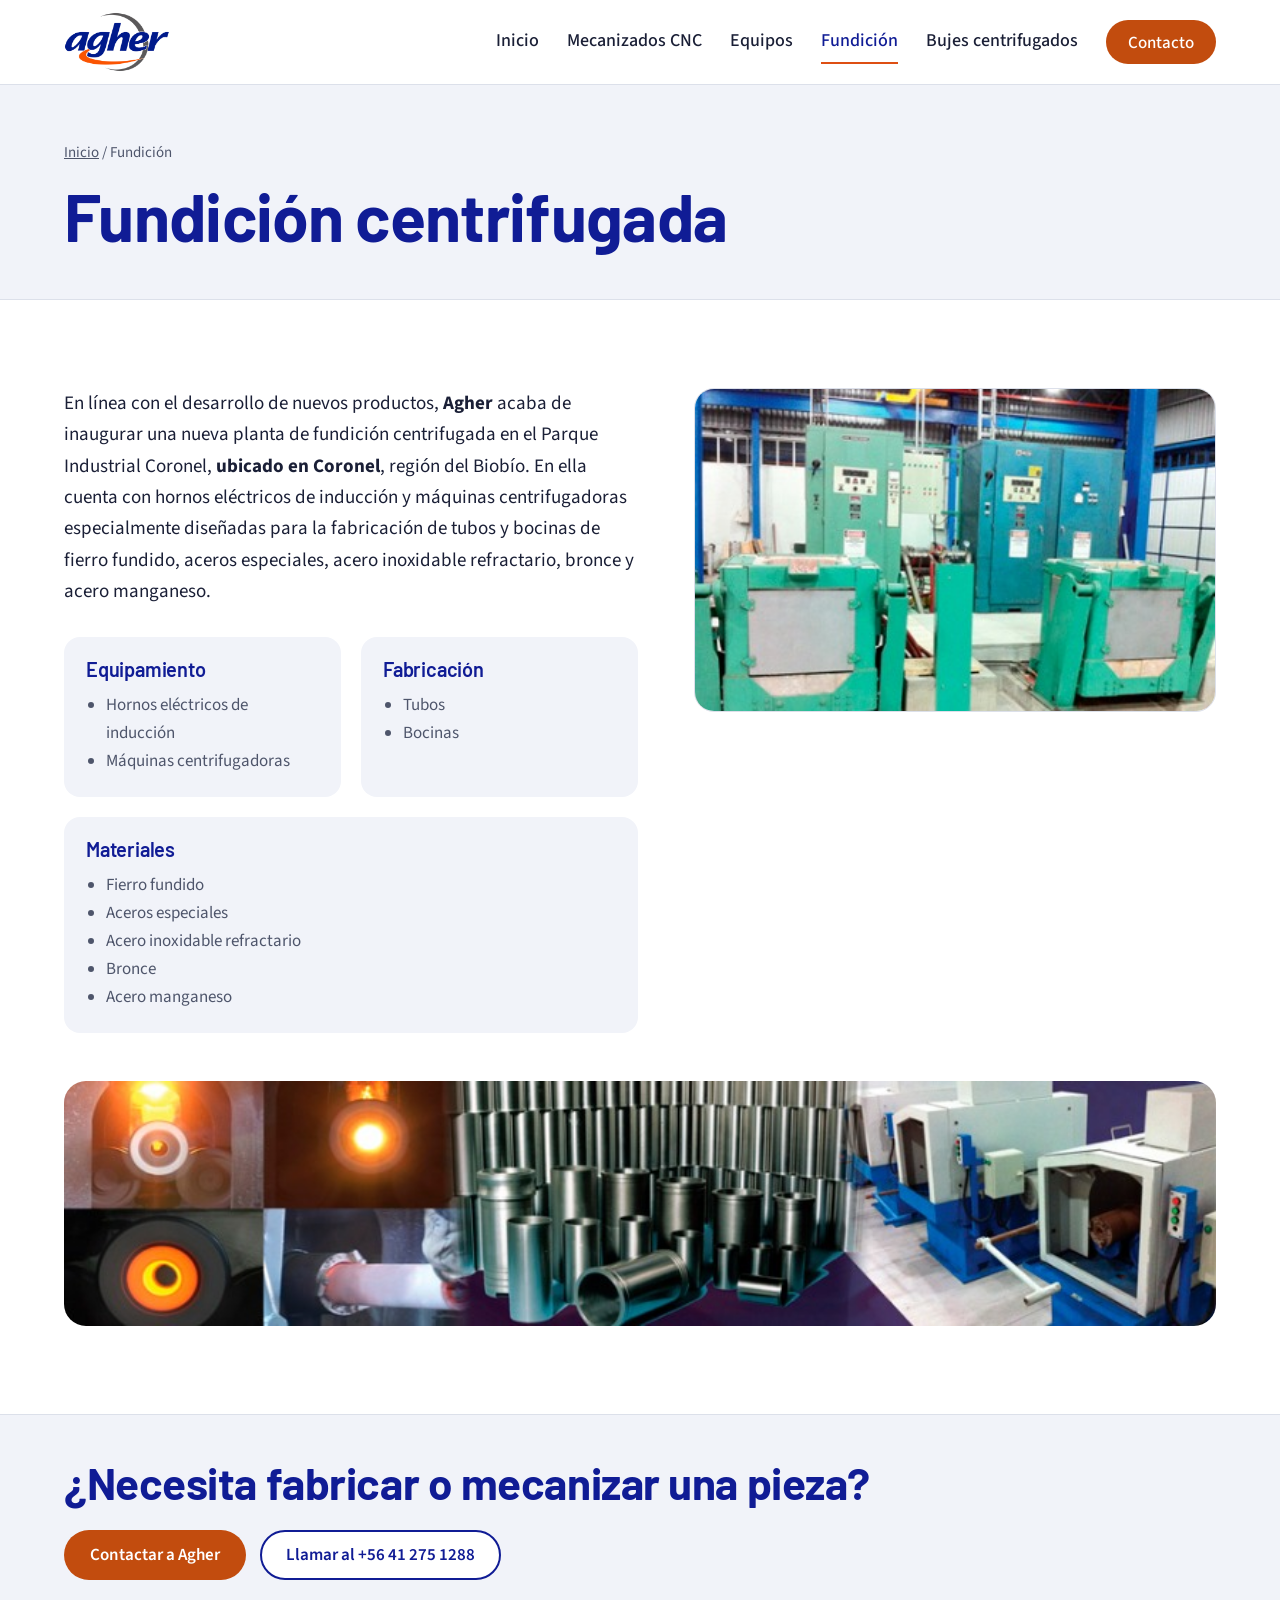
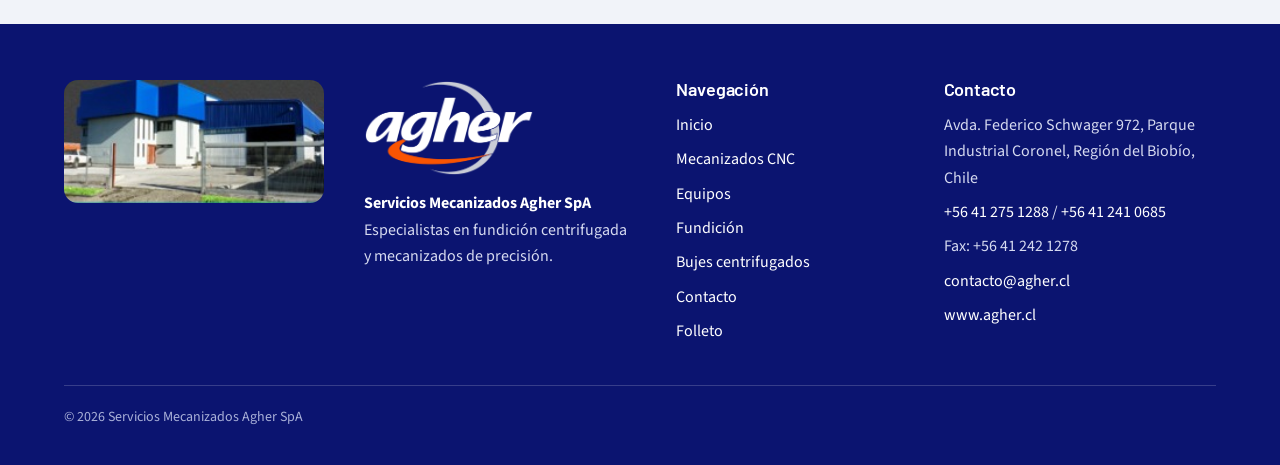
<file: fundicion.html>
<!doctype html>
<html lang="es">
<head>
<meta charset="utf-8">
<meta name="viewport" content="width=device-width, initial-scale=1">
<title>Fundición centrifugada | Agher</title>
<meta name="description" content="Planta de fundición centrifugada en Parque Industrial Coronel: tubos y bocinas de fierro fundido, aceros especiales, inoxidable refractario, bronce y acero manganeso.">
<link rel="icon" href="logo-agher.png" type="image/png">
<link rel="preconnect" href="https://fonts.googleapis.com">
<link rel="preconnect" href="https://fonts.gstatic.com" crossorigin>
<link href="https://fonts.googleapis.com/css2?family=Barlow:wght@600;700&family=Source+Sans+3:wght@400;500;600&display=swap" rel="stylesheet">
<link rel="stylesheet" href="estilos.css">
</head>
<body>
<header class="cabecera"><div class="contenedor">
<a class="marca" href="index.html" aria-label="Agher, ir al inicio"><img src="logo-agher.png" alt="" width="720" height="405"></a>
<button class="menu-toggle" type="button" aria-label="Abrir menú" aria-expanded="false" aria-controls="menu"><svg width="22" height="22" viewBox="0 0 22 22" fill="none" stroke="#101C95" stroke-width="2.2" stroke-linecap="round" aria-hidden="true"><path d="M3 6h16M3 11h16M3 16h16"/></svg></button>
<nav id="menu" class="menu" aria-label="Principal"><a href="index.html">Inicio</a><a href="mecanizados.html">Mecanizados CNC</a><a href="equipos.html">Equipos</a><a href="fundicion.html" aria-current="page">Fundición</a><a href="bujes.html">Bujes centrifugados</a><a class="boton boton-primario" href="contacto.html">Contacto</a></nav>
</div></header>
<main>
<section class="cabecera-pagina"><div class="contenedor"><p class="migas"><a href="index.html">Inicio</a> / Fundición</p><h1>Fundición centrifugada</h1></div></section><section class="seccion"><div class="contenedor">
<div class="detalle"><div class="texto"><p>En línea con el desarrollo de nuevos productos, <strong>Agher</strong> acaba de inaugurar una nueva planta de fundición centrifugada en el Parque Industrial Coronel, <strong>ubicado en Coronel</strong>, región del Biobío. En ella cuenta con hornos eléctricos de inducción y máquinas centrifugadoras especialmente diseñadas para la fabricación de tubos y bocinas de fierro fundido, aceros especiales, acero inoxidable refractario, bronce y acero manganeso.</p>
<div class="fichas"><div class="ficha"><h3>Equipamiento</h3><ul><li>Hornos eléctricos de inducción</li><li>Máquinas centrifugadoras</li></ul></div>
<div class="ficha"><h3>Fabricación</h3><ul><li>Tubos</li><li>Bocinas</li></ul></div>
<div class="ficha" style="grid-column:1/-1"><h3>Materiales</h3><ul><li>Fierro fundido</li><li>Aceros especiales</li><li>Acero inoxidable refractario</li><li>Bronce</li><li>Acero manganeso</li></ul></div></div></div>
<figure class="foto" style="margin:0"><img src="img/hornos-induccion.jpg" alt="Hornos eléctricos de inducción en la planta de fundición de Agher"></figure></div>
<figure class="foto-ancha"><img src="img/proceso-fundicion.jpg" alt="Proceso de fundición centrifugada: metal fundido, tubos y bocinas obtenidos y máquinas centrifugadoras"></figure>
</div></section>
<section class="cta-banda"><div class="contenedor"><h2>¿Necesita fabricar o mecanizar una pieza?</h2><div class="acciones"><a class="boton boton-primario" href="contacto.html">Contactar a Agher</a><a class="boton boton-secundario" href="tel:+56412751288">Llamar al +56 41 275 1288</a></div></div></section>
</main>
<footer class="pie"><div class="contenedor">
<img class="edificio" src="img/planta-edificio.jpg" alt="Edificio de Agher en el Parque Industrial Coronel">
<div><img class="logo-pie" src="logo-agher-blanco.png" alt="Agher" width="720" height="405"><p style="margin-top:14px"><strong style="color:#fff">Servicios Mecanizados Agher SpA</strong><br>Especialistas en fundición centrifugada y mecanizados de precisión.</p></div>
<div><h3>Navegación</h3><ul><li><a href="index.html">Inicio</a></li><li><a href="mecanizados.html">Mecanizados CNC</a></li><li><a href="equipos.html">Equipos</a></li><li><a href="fundicion.html">Fundición</a></li><li><a href="bujes.html">Bujes centrifugados</a></li><li><a href="contacto.html">Contacto</a></li><li><a href="https://www.agher.cl/folleto/index/index.html">Folleto</a></li></ul></div>
<div><h3>Contacto</h3><ul><li>Avda. Federico Schwager 972, Parque Industrial Coronel, Región del Biobío, Chile</li><li><a href="tel:+56412751288">+56 41 275 1288</a> / <a href="tel:+56412410685">+56 41 241 0685</a></li><li>Fax: +56 41 242 1278</li><li><a href="mailto:contacto@agher.cl">contacto@agher.cl</a></li><li><a href="https://www.agher.cl">www.agher.cl</a></li></ul></div>
<p class="copy">© 2026 Servicios Mecanizados Agher SpA</p>
</div></footer>
<script>
(function(){var b=document.querySelector('.menu-toggle'),m=document.getElementById('menu');
b.addEventListener('click',function(){var o=m.classList.toggle('abierto');b.setAttribute('aria-expanded',o);b.setAttribute('aria-label',o?'Cerrar menú':'Abrir menú');});
var f=document.getElementById('formulario');if(f){f.addEventListener('submit',function(e){e.preventDefault();var a=document.getElementById('aviso');
var n=document.getElementById('nombre'),c=document.getElementById('correo');
a.textContent=(!n.value.trim()||c.value.indexOf('@')<0)?'Ingrese su nombre y un correo válido para enviar el mensaje.':'Versión de demostración: en el sitio final este mensaje llegará a contacto@agher.cl.';a.hidden=false;});}
})();
</script>
</body>
</html>
</file>
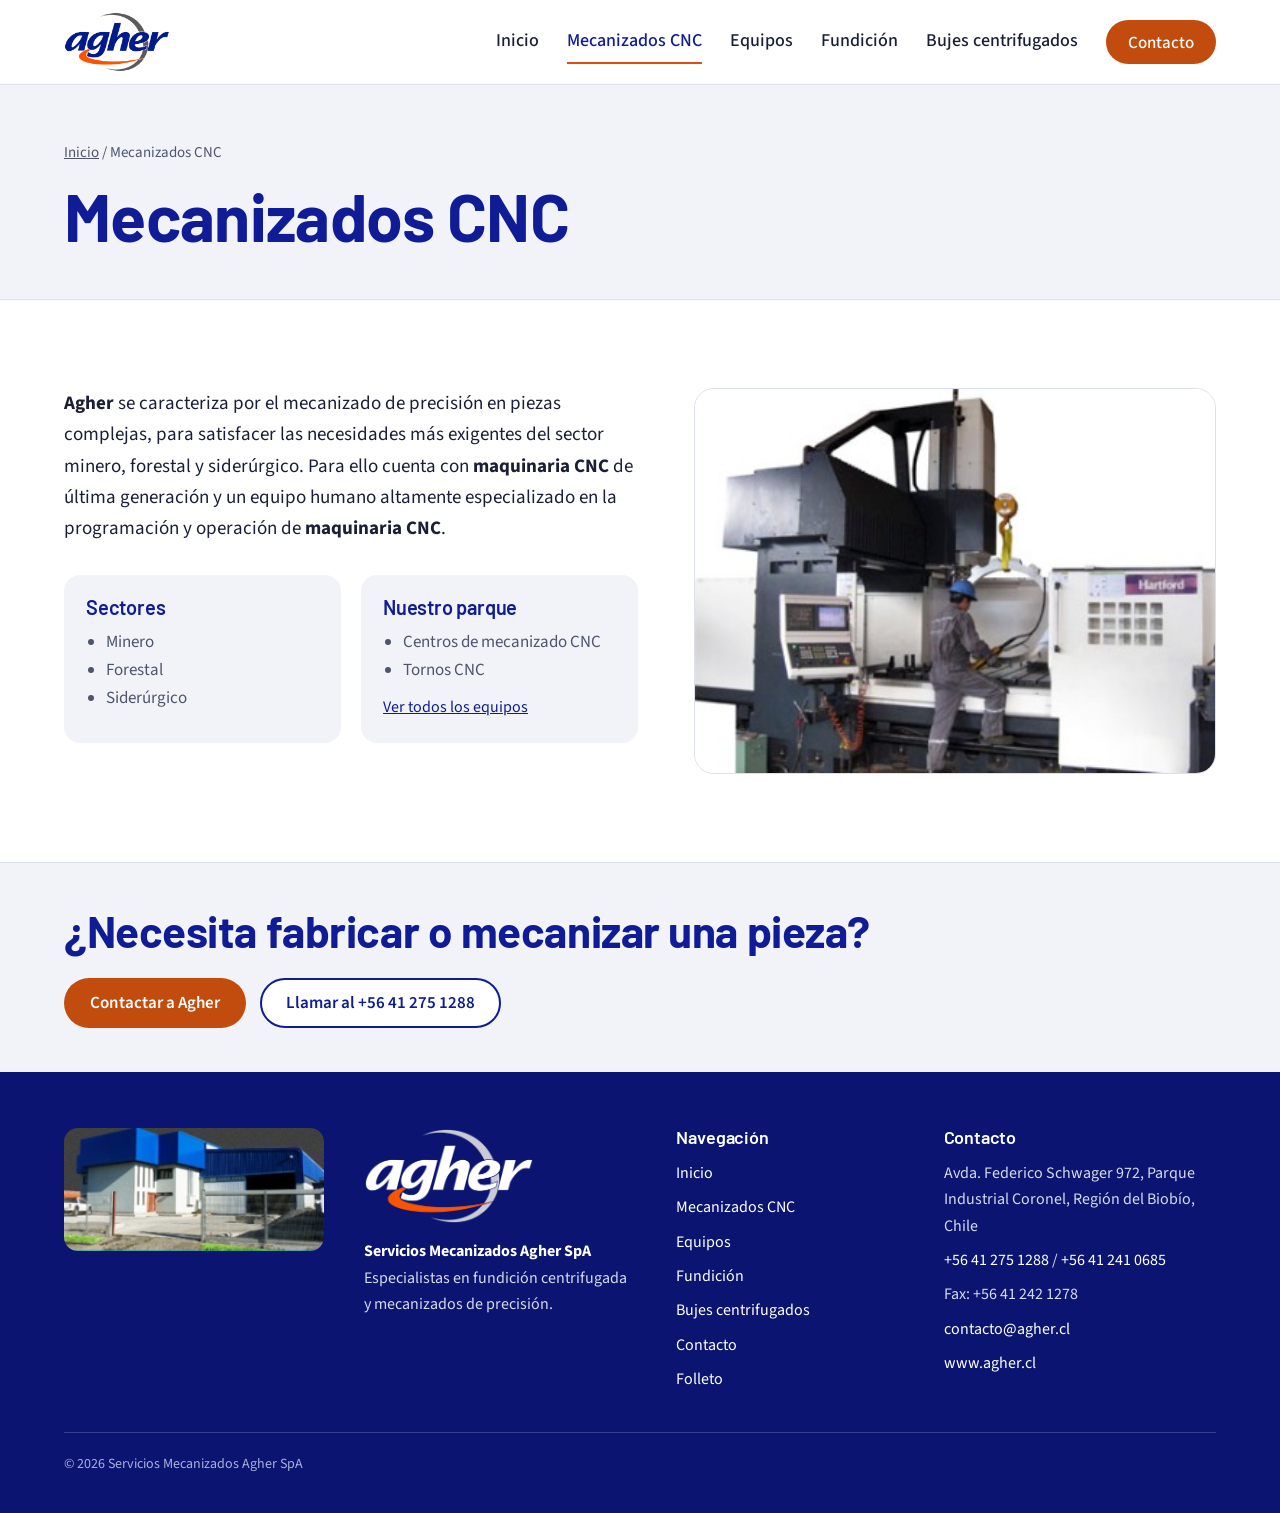
<file: mecanizados.html>
<!doctype html>
<html lang="es">
<head>
<meta charset="utf-8">
<meta name="viewport" content="width=device-width, initial-scale=1">
<title>Mecanizados CNC | Agher</title>
<meta name="description" content="Mecanizado de precisión en piezas complejas para los sectores minero, forestal y siderúrgico.">
<link rel="icon" href="logo-agher.png" type="image/png">
<link rel="preconnect" href="https://fonts.googleapis.com">
<link rel="preconnect" href="https://fonts.gstatic.com" crossorigin>
<link href="https://fonts.googleapis.com/css2?family=Barlow:wght@600;700&family=Source+Sans+3:wght@400;500;600&display=swap" rel="stylesheet">
<link rel="stylesheet" href="estilos.css">
</head>
<body>
<header class="cabecera"><div class="contenedor">
<a class="marca" href="index.html" aria-label="Agher, ir al inicio"><img src="logo-agher.png" alt="" width="720" height="405"></a>
<button class="menu-toggle" type="button" aria-label="Abrir menú" aria-expanded="false" aria-controls="menu"><svg width="22" height="22" viewBox="0 0 22 22" fill="none" stroke="#101C95" stroke-width="2.2" stroke-linecap="round" aria-hidden="true"><path d="M3 6h16M3 11h16M3 16h16"/></svg></button>
<nav id="menu" class="menu" aria-label="Principal"><a href="index.html">Inicio</a><a href="mecanizados.html" aria-current="page">Mecanizados CNC</a><a href="equipos.html">Equipos</a><a href="fundicion.html">Fundición</a><a href="bujes.html">Bujes centrifugados</a><a class="boton boton-primario" href="contacto.html">Contacto</a></nav>
</div></header>
<main>
<section class="cabecera-pagina"><div class="contenedor"><p class="migas"><a href="index.html">Inicio</a> / Mecanizados CNC</p><h1>Mecanizados CNC</h1></div></section><section class="seccion"><div class="contenedor detalle">
<div class="texto"><p><strong>Agher</strong> se caracteriza por el mecanizado de precisión en piezas complejas, para satisfacer las necesidades más exigentes del sector minero, forestal y siderúrgico. Para ello cuenta con <strong>maquinaria CNC</strong> de última generación y un equipo humano altamente especializado en la programación y operación de <strong>maquinaria CNC</strong>.</p>
<div class="fichas"><div class="ficha"><h3>Sectores</h3><ul><li>Minero</li><li>Forestal</li><li>Siderúrgico</li></ul></div>
<div class="ficha"><h3>Nuestro parque</h3><ul><li>Centros de mecanizado CNC</li><li>Tornos CNC</li></ul><p style="margin-top:10px;font-size:16px"><a href="equipos.html">Ver todos los equipos</a></p></div></div></div>
<figure class="foto" style="margin:0"><img src="img/cnc-doble-columna.jpg" alt="Operario de Agher en un centro de mecanizado CNC de doble columna"></figure>
</div></section>
<section class="cta-banda"><div class="contenedor"><h2>¿Necesita fabricar o mecanizar una pieza?</h2><div class="acciones"><a class="boton boton-primario" href="contacto.html">Contactar a Agher</a><a class="boton boton-secundario" href="tel:+56412751288">Llamar al +56 41 275 1288</a></div></div></section>
</main>
<footer class="pie"><div class="contenedor">
<img class="edificio" src="img/planta-edificio.jpg" alt="Edificio de Agher en el Parque Industrial Coronel">
<div><img class="logo-pie" src="logo-agher-blanco.png" alt="Agher" width="720" height="405"><p style="margin-top:14px"><strong style="color:#fff">Servicios Mecanizados Agher SpA</strong><br>Especialistas en fundición centrifugada y mecanizados de precisión.</p></div>
<div><h3>Navegación</h3><ul><li><a href="index.html">Inicio</a></li><li><a href="mecanizados.html">Mecanizados CNC</a></li><li><a href="equipos.html">Equipos</a></li><li><a href="fundicion.html">Fundición</a></li><li><a href="bujes.html">Bujes centrifugados</a></li><li><a href="contacto.html">Contacto</a></li><li><a href="https://www.agher.cl/folleto/index/index.html">Folleto</a></li></ul></div>
<div><h3>Contacto</h3><ul><li>Avda. Federico Schwager 972, Parque Industrial Coronel, Región del Biobío, Chile</li><li><a href="tel:+56412751288">+56 41 275 1288</a> / <a href="tel:+56412410685">+56 41 241 0685</a></li><li>Fax: +56 41 242 1278</li><li><a href="mailto:contacto@agher.cl">contacto@agher.cl</a></li><li><a href="https://www.agher.cl">www.agher.cl</a></li></ul></div>
<p class="copy">© 2026 Servicios Mecanizados Agher SpA</p>
</div></footer>
<script>
(function(){var b=document.querySelector('.menu-toggle'),m=document.getElementById('menu');
b.addEventListener('click',function(){var o=m.classList.toggle('abierto');b.setAttribute('aria-expanded',o);b.setAttribute('aria-label',o?'Cerrar menú':'Abrir menú');});
var f=document.getElementById('formulario');if(f){f.addEventListener('submit',function(e){e.preventDefault();var a=document.getElementById('aviso');
var n=document.getElementById('nombre'),c=document.getElementById('correo');
a.textContent=(!n.value.trim()||c.value.indexOf('@')<0)?'Ingrese su nombre y un correo válido para enviar el mensaje.':'Versión de demostración: en el sitio final este mensaje llegará a contacto@agher.cl.';a.hidden=false;});}
})();
</script>
</body>
</html>
</file>
<file: estilos.css>
:root{
  --blanco:#FFFFFF; --niebla:#F1F3F9; --linea:#DCE0EA;
  --azul:#101C95; --azul-hondo:#0B1470; --azul-suave:#E6E9F7;
  --naranja:#DE4F13; --naranja-cta:#C24C0E; --naranja-hover:#A3400B;
  --gris:#666666; --tinta:#1A1F36; --texto2:#4E556B;
  --display:"Barlow","Arial Narrow",Arial,sans-serif;
  --cuerpo:"Source Sans 3","Segoe UI",Helvetica,sans-serif;
}
*{box-sizing:border-box}
html{scroll-behavior:smooth}
@media (prefers-reduced-motion:reduce){html{scroll-behavior:auto} }
body{margin:0;background:var(--blanco);color:var(--tinta);font-family:var(--cuerpo);font-size:18px;line-height:1.65}
img{max-width:100%;display:block}
a{color:var(--azul)}
a:focus-visible,button:focus-visible,input:focus-visible,textarea:focus-visible{outline:3px solid var(--naranja);outline-offset:3px}
.contenedor{max-width:1200px;margin:0 auto;padding:0 24px}
h1,h2,h3{font-family:var(--display);color:var(--azul);margin:0;line-height:1.08;letter-spacing:-0.01em}
h1{font-size:clamp(38px,5.4vw,66px);font-weight:700}
h2{font-size:clamp(30px,3.6vw,44px);font-weight:700}
h3{font-size:24px;font-weight:600}
p{margin:0}
.boton{display:inline-flex;align-items:center;justify-content:center;min-height:50px;padding:0 24px;border-radius:999px;font-weight:600;font-size:17px;text-decoration:none;border:2px solid transparent;cursor:pointer;font-family:var(--cuerpo)}
.boton-primario{background:var(--naranja-cta);color:#fff}
.boton-primario:hover{background:var(--naranja-hover)}
.boton-secundario{border-color:var(--azul);color:var(--azul);background:#fff}
.boton-secundario:hover{background:var(--azul-suave)}

.cabecera{position:sticky;top:0;z-index:10;background:rgba(255,255,255,.97);border-bottom:1px solid var(--linea)}
.cabecera .contenedor{display:flex;align-items:center;justify-content:space-between;height:84px;gap:24px}
.marca img{height:60px;width:auto;display:block}
.menu{display:flex;align-items:center;gap:28px}
.menu a{text-decoration:none;color:var(--tinta);font-weight:500;padding:6px 0;border-bottom:2px solid transparent}
.menu a:hover{color:var(--azul)}
.menu a[aria-current="page"]{color:var(--azul);border-bottom-color:var(--naranja)}
.menu .boton{color:#fff;min-height:44px;border-bottom:0;padding:0 20px}
.menu-toggle{display:none;width:48px;height:48px;border:1px solid var(--linea);background:#fff;border-radius:12px;cursor:pointer;align-items:center;justify-content:center}

.portada{padding:72px 0 80px;background:linear-gradient(180deg,#fff 0%,var(--niebla) 100%)}
.portada .contenedor{display:grid;grid-template-columns:1.1fr 1fr;gap:56px;align-items:center}
.portada-texto{display:flex;flex-direction:column;gap:26px}
.portada-texto p{font-size:20px;color:var(--texto2);max-width:32em}
.acciones{display:flex;flex-wrap:wrap;gap:14px}
.plano{margin:0;position:relative;aspect-ratio:1/1;max-width:500px;width:100%;justify-self:end}
.plano svg{position:absolute}
.plano .aro{inset:0;width:100%;height:100%}
.plano .dibujo{inset:10%;width:80%;height:80%}

.sectores{background:var(--azul);color:#fff}
.sectores .contenedor{display:flex;align-items:center;gap:16px 40px;min-height:96px;flex-wrap:wrap;padding-top:18px;padding-bottom:18px}
.sectores p{font-size:17px;color:#CFD4F1}
.sectores ul{list-style:none;margin:0;padding:0;display:flex;gap:12px;flex-wrap:wrap}
.sectores li{font-family:var(--display);font-weight:600;font-size:22px;padding:4px 18px;border:1px solid rgba(255,255,255,.35);border-radius:999px}

.seccion{padding:88px 0}
.seccion-niebla{background:var(--niebla)}
.titular{max-width:720px;margin-bottom:44px;display:flex;flex-direction:column;gap:16px}
.titular p{color:var(--texto2)}

.lineas{display:grid;grid-template-columns:repeat(2,minmax(0,1fr));gap:28px}
.linea{background:#fff;border:1px solid var(--linea);border-radius:20px;overflow:hidden;display:flex;flex-direction:column}
.linea-media{aspect-ratio:16/9;background:var(--azul-suave);display:flex;align-items:center;justify-content:center;color:var(--texto2);font-size:15px;text-align:center;padding:16px}
.linea-media.con-foto{padding:0}
.linea-media img{width:100%;height:100%;object-fit:cover}
.linea-cuerpo{padding:30px;display:flex;flex-direction:column;gap:14px;flex-grow:1}
.linea-cuerpo p{color:var(--texto2)}
.linea-cuerpo a.mas{margin-top:auto;font-weight:600;text-decoration:none}
.linea-cuerpo a.mas:hover{text-decoration:underline}

.planta{display:grid;grid-template-columns:1fr 1fr;gap:56px;align-items:center}
.lista-check{list-style:none;margin:0;padding:0;display:flex;flex-direction:column;gap:12px}
.lista-check li{display:flex;gap:12px;align-items:flex-start}
.lista-check svg{flex:none;margin-top:4px}
.folleto{border-radius:24px;background:var(--azul);color:#fff;padding:44px;display:flex;flex-direction:column;gap:18px}
.folleto h2{color:#fff}
.folleto p{color:#D3D8F2}
.folleto .boton{align-self:flex-start;background:#fff;color:var(--azul)}
.folleto .boton:hover{background:var(--azul-suave)}

.cabecera-pagina{background:var(--niebla);padding:56px 0 48px;border-bottom:1px solid var(--linea)}
.migas{font-size:15px;color:var(--texto2);margin-bottom:14px}
.migas a{color:var(--texto2)}
.detalle{display:grid;grid-template-columns:1.1fr 1fr;gap:56px;align-items:start}
.detalle .texto{display:flex;flex-direction:column;gap:22px;font-size:19px}
.foto{border-radius:20px;overflow:hidden;border:1px solid var(--linea)}
.foto img{width:100%;height:auto}
.foto figcaption{padding:12px 16px;font-size:14px;color:var(--texto2);background:#fff}
.hueco-foto{aspect-ratio:4/3;border-radius:20px;background:repeating-linear-gradient(135deg,#E3E7F3 0 14px,#F1F3F9 14px 28px);display:flex;align-items:center;justify-content:center;color:var(--texto2);text-align:center;padding:24px;font-size:16px}
.fichas{display:grid;grid-template-columns:repeat(2,minmax(0,1fr));gap:20px;margin-top:8px}
.ficha{background:var(--niebla);border-radius:16px;padding:22px}
.ficha h3{font-size:20px;margin-bottom:10px}
.ficha ul{margin:0;padding-left:20px;color:var(--texto2);font-size:17px}
.cta-banda{background:var(--niebla);border-top:1px solid var(--linea)}
.cta-banda .contenedor{display:flex;align-items:center;justify-content:space-between;gap:24px;padding-top:44px;padding-bottom:44px;flex-wrap:wrap}

.politica{max-width:820px;display:flex;flex-direction:column;gap:18px}
.politica + .politica{margin-top:64px;padding-top:56px;border-top:1px solid var(--linea)}
.politica ul,.politica ol{margin:0;padding-left:24px;display:flex;flex-direction:column;gap:8px}
.politica p,.politica li{color:#2F3550}

.contacto{display:grid;grid-template-columns:1fr 1.1fr;gap:56px;align-items:start}
.datos{list-style:none;margin:0;padding:0;border-top:1px solid var(--linea)}
.datos li{display:grid;grid-template-columns:120px 1fr;gap:16px;padding:16px 0;border-bottom:1px solid var(--linea)}
.datos span{color:var(--texto2)}
.datos a{font-weight:600;text-decoration:none}
form{background:var(--niebla);border-radius:22px;padding:34px;display:grid;grid-template-columns:repeat(2,minmax(0,1fr));gap:18px}
.campo{display:flex;flex-direction:column;gap:6px}
.campo.ancho{grid-column:1/-1}
label{font-size:15px;font-weight:600}
input,textarea{font:inherit;font-size:17px;padding:12px 14px;border:1px solid #B9BFD0;border-radius:10px;background:#fff;color:var(--tinta);min-height:48px}
textarea{resize:vertical;min-height:130px}
form .boton{grid-column:1/-1;border-radius:12px;min-height:54px;border:0}
.aviso{grid-column:1/-1;padding:12px 14px;border-radius:10px;background:#fff;border:1px solid var(--azul);color:var(--azul);font-size:15px}
.nota{grid-column:1/-1;font-size:14px;color:var(--texto2)}

.pie{background:var(--azul-hondo);color:#D6DAF0;padding:56px 0 36px;font-size:16px}
.pie .contenedor{display:grid;grid-template-columns:1.3fr 1fr 1fr;gap:40px}
.pie .logo-pie{width:170px;height:auto;display:block}
.pie a{color:#fff;text-decoration:none}
.pie a:hover{text-decoration:underline}
.pie h3{color:#fff;font-size:18px;margin-bottom:12px}
.pie ul{list-style:none;margin:0;padding:0;display:flex;flex-direction:column;gap:8px}
.pie .copy{grid-column:1/-1;border-top:1px solid rgba(255,255,255,.18);padding-top:20px;font-size:14px;color:#A9B0D8}

@media (max-width:980px){
  .portada .contenedor,.planta,.detalle,.contacto{grid-template-columns:1fr}
  .plano{justify-self:center;max-width:380px}
  .lineas{grid-template-columns:1fr}
  .pie .contenedor{grid-template-columns:1fr}
  .menu-toggle{display:inline-flex}
  .menu{display:none;position:absolute;top:84px;left:0;right:0;background:#fff;flex-direction:column;align-items:stretch;gap:0;padding:8px 24px 24px;border-bottom:1px solid var(--linea)}
  .menu a{padding:14px 0;border-bottom:1px solid var(--linea)}
  .menu a[aria-current="page"]{border-bottom-color:var(--linea);color:var(--naranja-cta)}
  .menu .boton{margin-top:16px}
  .menu.abierto{display:flex}
}
@media (max-width:600px){
  body{font-size:17px}
  .seccion{padding:60px 0}
  .portada{padding:40px 0 56px}
  .fichas{grid-template-columns:1fr}
  form{grid-template-columns:1fr;padding:22px}
  .acciones .boton{width:100%}
  .datos li{grid-template-columns:1fr;gap:2px}
  .folleto{padding:28px}
}

/* v3 */
.portada-foto{margin:0;position:relative;justify-self:end;width:100%;max-width:600px}
.portada-foto img{width:100%;border-radius:22px;position:relative;z-index:1;aspect-ratio:3/2;object-fit:cover;object-position:40% 50%}
.portada-foto::after{content:"";position:absolute;left:-14px;right:30%;bottom:-14px;height:8px;border-radius:8px;background:var(--naranja);z-index:2}
.servicios4{display:grid;grid-template-columns:repeat(4,minmax(0,1fr));gap:20px}
.tarjeta{background:#fff;border:1px solid var(--linea);border-radius:18px;padding:28px 24px;display:flex;flex-direction:column;gap:12px;text-decoration:none;color:var(--tinta)}
.tarjeta:hover{border-color:var(--azul);box-shadow:0 0 0 1px var(--azul)}
.tarjeta .icono{width:52px;height:52px;border-radius:14px;background:var(--azul-suave);display:flex;align-items:center;justify-content:center}
.tarjeta h3{font-size:22px}
.tarjeta p{color:var(--texto2);font-size:16px}
.tarjeta span.mas{margin-top:auto;padding-top:6px;color:var(--azul);font-weight:600;font-size:16px}
.destacado{display:grid;grid-template-columns:1fr 1fr;gap:56px;align-items:center}
.destacado img{border-radius:20px;width:100%}
.destacado .texto{display:flex;flex-direction:column;gap:20px}
.destacado .texto p{color:var(--texto2)}
.folleto-bloque{display:grid;grid-template-columns:auto 1fr;gap:40px;align-items:center;background:var(--azul);border-radius:24px;padding:40px 48px;color:#fff}
.folleto-bloque img{width:240px;border-radius:10px;background:#fff}
.folleto-bloque h2{color:#fff}
.folleto-bloque p{color:#D3D8F2;margin:12px 0 22px}
.folleto-bloque .boton{background:#fff;color:var(--azul)}
.folleto-bloque .boton:hover{background:var(--azul-suave)}
.texto strong{color:var(--tinta)}
.cifras{display:grid;grid-template-columns:repeat(2,minmax(0,1fr));gap:16px}
.cifra{border-left:4px solid var(--naranja);background:var(--niebla);border-radius:0 14px 14px 0;padding:18px 20px}
.cifra b{display:block;font-family:var(--display);font-size:30px;color:var(--azul);line-height:1.1}
.cifra span{color:var(--texto2);font-size:16px}
.equipos{list-style:none;margin:0;padding:0;display:flex;flex-direction:column;border-top:1px solid var(--linea)}
.equipos li{display:grid;grid-template-columns:56px 1fr auto;gap:16px;align-items:center;padding:16px 0;border-bottom:1px solid var(--linea)}
.equipos .cant{font-family:var(--display);font-weight:700;font-size:30px;color:var(--naranja-cta);text-align:center}
.equipos strong{display:block;font-weight:600}
.equipos .spec{font-variant-numeric:tabular-nums;color:var(--azul);font-weight:600;text-align:right;white-space:nowrap}
.foto-ancha{margin:48px 0 0;border-radius:22px;overflow:hidden}
.foto-ancha img{width:100%;height:auto}
.micros{display:grid;grid-template-columns:repeat(4,minmax(0,1fr));gap:20px;margin-top:48px}
.micros img{width:100%;border-radius:12px;aspect-ratio:4/3;object-fit:cover}
.subnav{display:flex;gap:10px;flex-wrap:wrap;margin-top:22px}
.subnav a{padding:8px 16px;border-radius:999px;background:#fff;border:1px solid var(--linea);text-decoration:none;font-weight:500;font-size:16px}
.subnav a:hover{border-color:var(--azul)}
.pie .contenedor{grid-template-columns:260px 1.2fr 1fr 1.2fr}
.pie .edificio{border-radius:14px;width:100%}
@media (max-width:980px){
  .servicios4{grid-template-columns:repeat(2,minmax(0,1fr))}
  .destacado{grid-template-columns:1fr}
  .portada-foto{justify-self:center}
  .folleto-bloque{grid-template-columns:1fr;padding:28px}
  .micros{grid-template-columns:repeat(2,minmax(0,1fr))}
  .pie .contenedor{grid-template-columns:1fr}
  .pie .edificio{max-width:320px}
}
@media (max-width:600px){
  .servicios4,.cifras{grid-template-columns:1fr}
  .equipos li{grid-template-columns:44px 1fr}
  .equipos .spec{grid-column:2;text-align:left;white-space:normal}
}

.mapa{position:relative;border-radius:18px;overflow:hidden;border:1px solid var(--linea);aspect-ratio:16/10;background:var(--azul-suave)}
.mapa iframe,.mapa .mapa-ilustracion{position:absolute;inset:0;width:100%;height:100%;border:0;pointer-events:none}
.mapa-enlace{position:absolute;inset:0;display:flex;align-items:flex-end;justify-content:flex-end;padding:14px;text-decoration:none}
.mapa-chip{display:inline-flex;align-items:center;gap:8px;background:#fff;color:var(--azul);font-weight:600;font-size:15px;padding:10px 14px;border-radius:999px;box-shadow:0 1px 3px rgba(16,28,149,.25)}
.mapa-enlace:hover .mapa-chip{background:var(--azul);color:#fff}
.mapa-enlace:focus-visible{outline:3px solid var(--naranja);outline-offset:-3px}
.menu .boton[aria-current="page"]{color:#fff;background:var(--azul);border-bottom:0}
</file>
